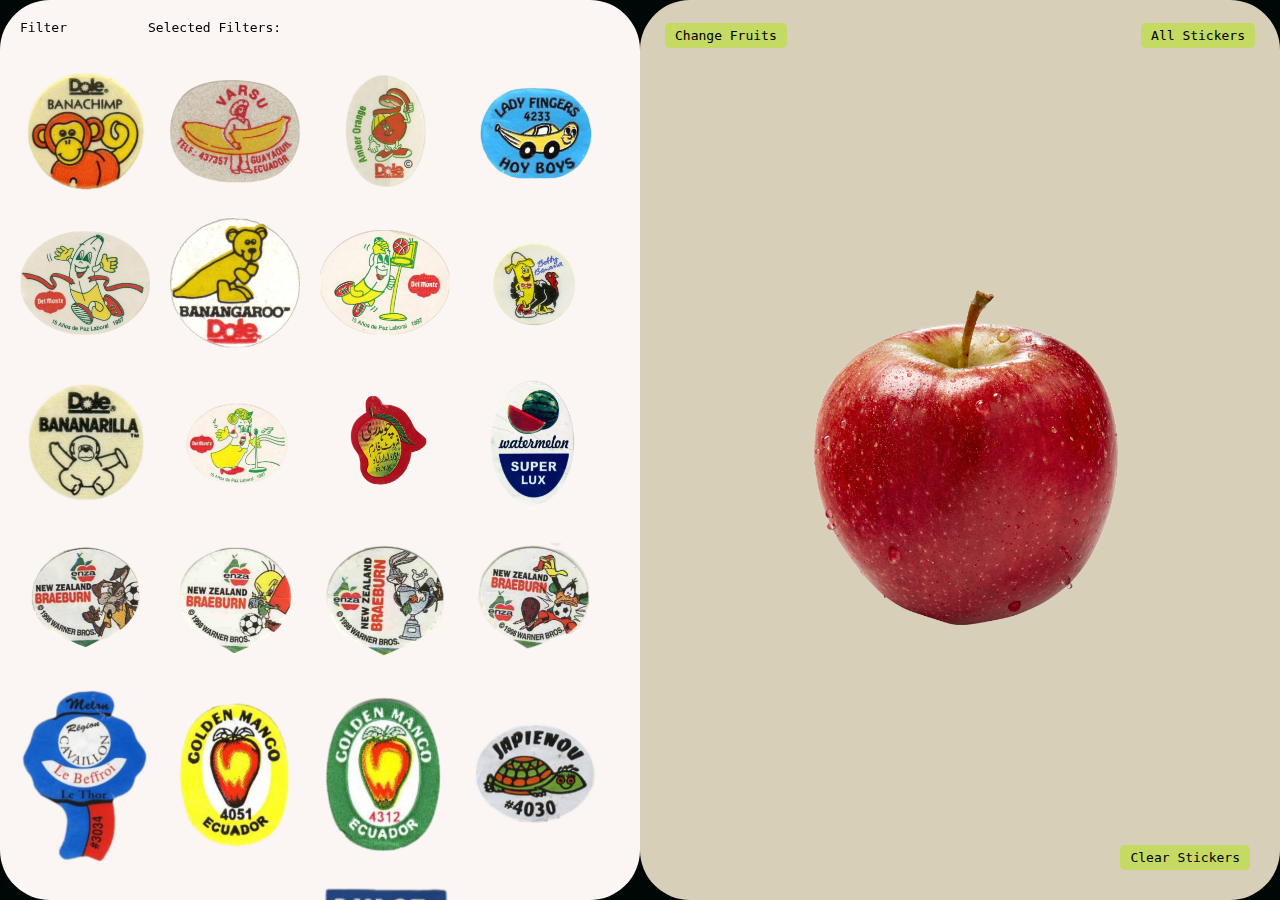
<file: index.html>
<!DOCTYPE html>
<html lang="en">
<head>
    <meta charset="UTF-8">
    <meta name="viewport" content="width=device-width, initial-scale=1.0">
    <link rel="stylesheet" href="index.css">
    <title>Apple</title>
    <script defer src="index.js"></script>
    <link rel="preconnect" href="https://fonts.googleapis.com">
    <link rel="preconnect" href="https://fonts.gstatic.com" crossorigin>
    <link href="https://fonts.googleapis.com/css2?family=Space+Grotesk:wght@300..700&family=Ubuntu+Mono:ital,wght@0,400;0,700;1,400;1,700&display=swap" rel="stylesheet">

    <title>Document</title>
</head>
<body>


    <div class="left-top-corner">
        <div class="filter-dropdown">
            <span id="filter-btn">Filter</span>
            <div id="filter-content" class="filter-content">
              
                <div class="filter-item" data-category="color">Color
                    <span class="toggle-sub-filter">+</span>
                    <div class="sub-filter" style="display: none;">
                        <div data-value="Blue">Blue</div>
                        <div data-value="White">White</div>
                        <div data-value="Yellow">Yellow</div>
                        <div data-value="Red">Red</div>
                        <div data-value="Green">Green</div>
                        <div data-value="Black">Black</div>
                    </div>
                </div>
                <!-- Fruit Name -->
                <div class="filter-item" data-category="fruit-name">Fruit Name
                    <span class="toggle-sub-filter">+</span>
                    <div class="sub-filter" style="display: none;">
                        <div data-value="Banana">Banana</div>
                        <div data-value="Apple">Apple</div>
                        <div data-value="Mango">Mango</div>
                        <div data-value="Watermelon">Watermelon</div>
                        <div data-value="Orange">Orange</div>
                        <div data-value="Kiwi">Kiwi</div>
                        <div data-value="Pineapple">Pineapple</div>
                        <div data-value="Blueberry">Blueberry</div>
                    </div>
                </div>
                <!-- Botanical Classification -->
                <div class="filter-item" data-category="botanical">Botanical Classification
                    <span class="toggle-sub-filter">+</span>
                    <div class="sub-filter" style="display: none;">
                        <div data-value="Berries">Berries</div>
                        <div data-value="Pomes">Pomes</div>
                        <div data-value="Stone Fruits">Stone Fruits</div>
                        <div data-value="Melons">Melons</div>
                        <div data-value="Citrus Fruits">Citrus Fruits</div>
                    </div>
                </div>
            
                <!-- Shape -->
                <div class="filter-item" data-category="shape">Shape
                    <span class="toggle-sub-filter">+</span>
                    <div class="sub-filter" style="display: none;">
                        <div data-value="Oval">Oval</div>
                        <div data-value="Circle">Circle</div>
                        <div data-value="Square">Square</div>
                        <div data-value="Irregular">Irregular</div>
                    </div>
                </div>
                <!-- Country -->
                <div class="filter-item" data-category="country">Country
                    <span class="toggle-sub-filter">+</span>
                    <div class="sub-filter" style="display: none;">
                        <div data-value="Ecuador">Ecuador</div>
                        <div data-value="Australia">Australia</div>
                        <div data-value="Costa Rica">Costa Rica</div>
                        <div data-value="China">China</div>
                        <div data-value="USA">USA</div>
                        <div data-value="Pakistan">Pakistan</div>
                        <div data-value="New Zealand">New Zealand</div>
                        <div data-value="France">France</div>
                        <div data-value="Turkey">Turkey</div>
                        <div data-value="Germany">Germany</div>
                        <div data-value="Panama">Panama</div>
                        <div data-value="Spain">Spain</div>
                        <div data-value="Chile">Chile</div>
                    </div>
                </div>
            </div>
        </div>
    </div>


  <div class="selected-filters">
    <p>Selected Filters:</p>
    <ul id="selected-filters-list">
       
    </ul>
</div>

    <div class="container">
        <div class="left-side">
            <div class="sticker-grid">

                <img src="pic/1.PNG" alt="Sticker 1" 
                data-color="White" 
                data-fruit-name="Banana" 
                data-botanical-classification="Berries" 
                data-shape="Oval" 
                data-company="Dole"
                data-country="Ecuador" id="sticker1" draggable="true">

        <img src="pic/2.PNG" alt="Sticker 2" id="sticker2" 
                data-color="White" 
                data-fruit-name="Banana" 
                data-botanical-classification="Berries" 
                data-shape="Oval" 
                data-company="VARSU"
                data-country="Ecuador"
                draggable="true">

                
        <img src="pic/3.PNG" alt="Sticker 3" id="sticker3" 
        data-color="White" 
        data-fruit-name="Apple" 
        data-botanical-classification="Pomes" 
        data-shape="Oval" 
        data-company="Dole"
        data-country="Germany"
        draggable="true">

        <img src="pic/4.PNG" alt="Sticker 4" 
        data-color="Blue" 
        data-fruit-name="Banana" 
        data-botanical-classification="Berries" 
        data-shape="Oval" 
        data-company="LadyFingers"
        data-country="Australia"
        id="sticker4" draggable="true">


        <img src="pic/5.PNG" alt="Sticker 5" 
        data-color="White" 
        data-fruit-name="Banana" 
        data-botanical-classification="Berries" 
        data-shape="Oval" 
        data-company="DelMonte"
        data-country="Costa Rica"
        id="sticker5" draggable="true">

        <img src="pic/6.PNG" alt="Sticker 6" 
        data-color="White" 
        data-fruit-name="Banana" 
        data-botanical-classification="Berries" 
        data-shape="Oval" 
        data-company="Dole"
        data-country="Ecuador"
        id="sticker6" draggable="true">


        <img src="pic/7.PNG" alt="Sticker 7" 
        data-color="White" 
        data-fruit-name="Banana" 
        data-botanical-classification="Berries" 
        data-shape="Oval" 
        data-company="Dole"
        data-country="Ecuador"
        id="sticker7" draggable="true">
        
        <img src="pic/8.PNG" alt="Sticker 8" 
        data-color="White" 
        data-fruit-name="Banana" 
        data-botanical-classification="Berries" 
        data-shape="Oval" 
        data-company="Dole"
        data-country="Circle"
        id="sticker8" draggable="true">


        <img src="pic/9.PNG" alt="Sticker 9"
        data-color="Yellow" 
        data-fruit-name="Banana" 
        data-botanical-classification="Berries" 
        data-shape="Oval" 
        data-company="Dole"
        data-country="Ecuador"
        id="sticker9" draggable="true">
        
        <img src="pic/10.PNG" alt="Sticker 10" 
        data-color="White" 
        data-fruit-name="Banana" 
        data-botanical-classification="Berries" 
        data-shape="Oval" 
        data-company="Dole"
        data-country="Ecuador"
        id="sticker10" draggable="true">

        <img src="pic/11.PNG" alt="Sticker 11" 
        data-color="Red" 
        data-fruit-name="Mango" 
        data-botanical-classification="Stone Fruits" 
        data-shape="Irregular" 
        data-company="RYKMangoes"
        data-country="Pakistan"
        id="sticker11" draggable="true">

        <img src="pic/12.PNG" alt="Sticker 12" 
        data-color="Blue" 
        data-fruit-name="Watermelon" 
        data-botanical-classification="Melons" 
        data-shape="Oval" 
        data-company="SuperLux"
        data-country="Iran"
        id="sticker12" draggable="true">


        <img src="pic/13.PNG" alt="Sticker 13" 
        data-color="White" 
        data-fruit-name="Apple" 
        data-botanical-classification="Pomes" 
        data-shape="Circle" 
        data-company="Enza"
        data-country="New Zealand"
        id="sticker13" draggable="true">


        <img src="pic/14.PNG" alt="Sticker 14" 
        data-color="White" 
        data-fruit-name="Apple" 
        data-botanical-classification="Pomes" 
        data-shape="Circle" 
        data-company="Enza"
        data-country="New Zealand"
        id="sticker14" draggable="true">

        <img src="pic/15.PNG" alt="Sticker 15" 
        data-color="White" 
        data-fruit-name="Apple" 
        data-botanical-classification="Pomes" 
        data-shape="Circle" 
        data-company="Enza"
        data-country="New Zealand"
        id="sticker15" draggable="true">

        <img src="pic/16.PNG" alt="Sticker 16" 
        data-color="White" 
        data-fruit-name="Apple" 
        data-botanical-classification="Pomes" 
        data-shape="Circle" 
        data-company="Enza"
        data-country="New Zealand"
        id="sticker16" draggable="true">

        <img src="pic/17.PNG" alt="Sticker 19" 
        data-color="Blue" 
        data-fruit-name="Melon" 
        data-botanical-classification="Melons" 
        data-shape="Irregular" 
        data-company="Le Beffroi        "
        data-country="France"
        id="sticker17" draggable="true">

        <img src="pic/18.PNG" alt="Sticker 17"
        data-color="Yellow" 
        data-fruit-name="Mango" 
        data-botanical-classification="Stone Fruits" 
        data-shape="Oval" 
        data-company="GOLDEN MANGO        "
        data-country="Ecuador"
        id="sticker18" draggable="true">

        <img src="pic/19.PNG" alt="Sticker 18" 
        data-color="Green" 
        data-fruit-name="Mango" 
        data-botanical-classification="Stone Fruits" 
        data-shape="Oval" 
        data-company="GOLDEN MANGO        "
        data-country="Ecuador"
        id="sticker19" draggable="true">


        <img src="pic/20.PNG" alt="Sticker 20" 
        data-color="White" 
        data-fruit-name="Kiwi" 
        data-botanical-classification="Berries" 
        data-shape="Oval" 
        data-company="JAPIENOU"
        data-country="France"
        id="sticker20" draggable="true">

        <img src="pic/21.PNG" alt="Sticker 21" 
        data-color="Blue" 
        data-fruit-name="Apple" 
        data-botanical-classification="Pomes" 
        data-shape="Oval" 
        data-company="五星牌"
        data-country="China"
        id="sticker21" draggable="true">


        <img src="pic/22.PNG" alt="Sticker 22"
        data-color="White" 
        data-fruit-name="Apple" 
        data-botanical-classification="Pomes" 
        data-shape="Oval" 
        data-company="五星牌"
        data-country="China"
        id="sticker22" draggable="true">

        <img src="pic/23.PNG" alt="Sticker 23" 
        data-color="Yellow" 
        data-fruit-name="Pineapple" 
        data-botanical-classification="Berries" 
        data-shape="Square" 
        data-company="DULCE 1 (One)"
        data-country="Costa Rica"
        id="sticker23" draggable="true">


        <img src="pic/24.PNG" alt="Sticker 24" 
        data-color="Blue" 
        data-fruit-name="Pineapple" 
        data-botanical-classification="Berries" 
        data-shape="Square" 
        data-company="Tropical Sweet"
        data-country="Costa Rica"
        id="sticker24" draggable="true">


        <img src="pic/25.PNG" alt="Sticker 25"
        data-color="Yellow" 
        data-fruit-name="Mango" 
        data-botanical-classification="Stone Fruits" 
        data-shape="Circle" 
        data-company="Dole"
        data-country="USA"
        id="sticker25" draggable="true">


        <img src="pic/26.PNG" alt="Sticker 26"
        data-color="Yellow" 
        data-fruit-name="Pineapple" 
        data-botanical-classification="Berries" 
        data-shape="Circle" 
        data-company="Dole"
        data-country="USA"
        id="sticker26" draggable="true">


        <img src="pic/27.PNG" alt="Sticker 27" 
        data-color="Yellow" 
        data-fruit-name="Orange" 
        data-botanical-classification="Citrus Fruits" 
        data-shape="Circle" 
        data-company="Dole"
        data-country="USA"
        id="sticker27" draggable="true">


        <img src="pic/28.PNG" alt="Sticker 28" 
        data-color="Yellow" 
        data-fruit-name="Pineapple" 
        data-botanical-classification="Berries" 
        data-shape="Circle" 
        data-company="Dole"
        data-country="USA"
        id="sticker28" draggable="true">


        <img src="pic/29.PNG" alt="Sticker 29" 
        data-color="Yellow" 
        data-fruit-name="Pineapple" 
        data-botanical-classification="Berries" 
        data-shape="Circle" 
        data-company="Dole"
        data-country="USA"
        id="sticker29" draggable="true">

        <img src="pic/30.PNG" alt="Sticker 30" 
        data-color="Green" 
        data-fruit-name="Kiwi" 
        data-botanical-classification="Berries" 
        data-shape="Circle" 
        data-company="Dole"
        data-country="USA"
        id="sticker30" draggable="true">

        <img src="pic/31.PNG" alt="Sticker 31"
        data-color="White" 
        data-fruit-name="Pineapple" 
        data-botanical-classification="Berries" 
        data-shape="Oval" 
        data-company="Exotic Fruit Inc."
        data-country="Panama"
        id="sticker31" draggable="true">

        <img src="pic/32.PNG" alt="Sticker 32" 
        data-color="Blue" 
        data-fruit-name="Orange" 
        data-botanical-classification="Citrus Fruits" 
        data-shape="Oval" 
        data-company="SERGIO"
        data-country="Spain"
        id="sticker32" draggable="true">

        <img src="pic/33.PNG" alt="Sticker 33" 
        data-color="Blue" 
        data-fruit-name="Orange" 
        data-botanical-classification="Citrus Fruits" 
        data-shape="Square" 
        data-company="Bru Bru"
        data-country="Spain"
        id="sticker33" draggable="true">


        <img src="pic/34.PNG" alt="Sticker 34" 
        data-color="Yellow" 
        data-fruit-name="Pineapple" 
        data-botanical-classification="Berries" 
        data-shape="Square" 
        data-company="Dole"
        data-country="Ecuador"
        id="sticker34" draggable="true">

        <img src="pic/35.JPG" alt="Sticker 35" 
        data-color="Blue" 
        data-fruit-name="Pineapple" 
        data-botanical-classification="Berries" 
        data-shape="Square" 
        data-company="Tropical Paradise"
        data-country="Costa Rica"
        id="sticker35" draggable="true">

        <img src="pic/36.PNG" alt="Sticker 36" 
        data-color="Yellow" 
        data-fruit-name="Pineapple" 
        data-botanical-classification="Berries" 
        data-shape="Irregular" 
        data-company="Del Monte"
        data-country="USA"
        id="sticker36" draggable="true">

        <img src="pic/37.PNG" alt="Sticker 37" 
        data-color="White" 
        data-fruit-name="Pineapple" 
        data-botanical-classification="Berries" 
        data-shape="Square" 
        data-company="DUSAL"
        data-country="Ecuador"
        id="sticker37" draggable="true">

        <img src="pic/38.PNG" alt="Sticker 38" 
        data-color="Green" 
        data-fruit-name="Kiwi" 
        data-botanical-classification="Berries" 
        data-shape="Square" 
        data-company="Cabana"
        data-country="Chile"
        id="sticker38" draggable="true">

        <img src="pic/39.PNG" alt="Sticker 39" 
        data-color="Blue" 
        data-fruit-name="Pineapple" 
        data-botanical-classification="Berries" 
        data-shape="Oval" 
        data-company="SANTA MARIA"
        data-country="Costa Rica"
        id="sticker39" draggable="true">

        <img src="pic/40.PNG" alt="Sticker 40" 
        data-color="White" 
        data-fruit-name="Banana" 
        data-botanical-classification="Berries" 
        data-shape="Oval" 
        data-company="Linda"
        data-country="Ecuador"
        id="sticker40" draggable="true">

        <img src="pic/41.PNG" alt="Sticker 41" 
        data-color="Green" 
        data-fruit-name="Kiwi" 
        data-botanical-classification="Berries" 
        data-shape="Square" 
        data-company="Zespri"
        data-country="New Zealand"
        id="sticker41" draggable="true">

        <img src="pic/42.PNG" alt="Sticker 42" 
        data-color="White" 
        data-fruit-name="Banana" 
        data-botanical-classification="Berries" 
        data-shape="Oval" 
        data-company="Linda"
        data-country="Ecuador"
        id="sticker42" draggable="true">

        <img src="pic/43.PNG" alt="Sticker 43" 
        data-color="Yellow" 
        data-fruit-name="Watermelon" 
        data-botanical-classification="Melons" 
        data-shape="Oval" 
        data-company="Johnson Brand"
        data-country="USA"
        id="sticker43" draggable="true">

        <img src="pic/44.PNG" alt="Sticker 44" 
        data-color="White" 
        data-fruit-name="Apple" 
        data-botanical-classification="Pomes" 
        data-shape="Oval" 
        data-company="Dole"
        data-country="Germany"
        id="sticker44" draggable="true">

        <img src="pic/45.PNG" alt="Sticker 45" 
        data-color="Yellow" 
        data-fruit-name="Kiwi" 
        data-botanical-classification="Berries" 
        data-shape="Oval" 
        data-company="Zafer"
        data-country="Turkey"
        id="sticker45" draggable="true">

        <img src="pic/46.PNG" alt="Sticker 46" 
        data-color="Black" 
        data-fruit-name="Banana" 
        data-botanical-classification="Berries" 
        data-shape="Oval" 
        data-company="The Family Farm"
        data-country="USA"
        id="sticker46" draggable="true">

        <img src="pic/47.PNG" alt="Sticker 47" 
        data-color="Green" 
        data-fruit-name="BlueBerry" 
        data-botanical-classification="Berries" 
        data-shape="Square" 
        data-company="TOP CROP"
        data-country="USA"
        id="sticker47" draggable="true">
        
        <img src="pic/48.PNG" alt="Sticker 48" 
        data-color="Green" 
        data-fruit-name="Orange" 
        data-botanical-classification="Citrus Fruits" 
        data-shape="Oval" 
        data-company="香妃"
        data-country="China"
        id="sticker48" draggable="true">

        <img src="pic/49.PNG" alt="Sticker 49" 
        data-color="Blue" 
        data-fruit-name="Orange" 
        data-botanical-classification="Citrus Fruits" 
        data-shape="Oval" 
        data-company="Kinnow Mandarin"
        data-country="Pakistan"
        id="sticker49" draggable="true">

        <img src="pic/50.PNG" alt="Sticker 50" 
        data-color="Yellow" 
        data-fruit-name="Kiwi" 
        data-botanical-classification="Berries" 
        data-shape="Irregular" 
        data-company="万人猕"
        data-country="China"
        id="sticker50" draggable="true">

        <img src="pic/51.PNG" alt="Sticker 51" 
        data-color="Red" 
        data-fruit-name="Mango" 
        data-botanical-classification="Stone Fruits" 
        data-shape="Oval" 
        data-company="小崔水仙芒"
        data-country="China"
        id="sticker51" draggable="true">

        <img src="pic/52.PNG" alt="Sticker 52" 
        data-color="Green" 
        data-fruit-name="Orange" 
        data-botanical-classification="Citrus Fruits" 
        data-shape="Irregular" 
        data-company="JX"
        data-country="China"
        id="sticker52" draggable="true">

        <img src="pic/53.PNG" alt="Sticker 53" 
        data-color="White" 
        data-fruit-name="Banana" 
        data-botanical-classification="Berries" 
        data-shape="Irregular" 
        data-company="华伟"
        data-country="China"
        id="sticker53" draggable="true">

        <img src="pic/54.PNG" alt="Sticker 54" 
        data-color="Blue" 
        data-fruit-name="Watermelon" 
        data-botanical-classification="Melons" 
        data-shape="Oval" 
        data-company="星民"
        data-country="China"
        id="sticker54" draggable="true">


    </div>
</div>
    <div class="right-side">
        <button id="all-stickers-btn" onclick="window.location.href='page2.html';">All Stickers</button>
        <button id="all-stickers" onclick="window.location.href='cho.html';">Change Fruits</button>
        <button id="clear-stickers">Clear Stickers</button>
        <img src="1/Apple.png" alt="Apple" class="apple-image">


        <!-- <div class="color-circles">
            <div class="circle" style="background-color: red;" data-img="1/Apple.png"></div>
            <div class="circle" style="background-color: orange;" data-img="1/Banana.png"></div> -->

        </div>
    </div>

</div>
</div>
    

</body>
</html>
</file>
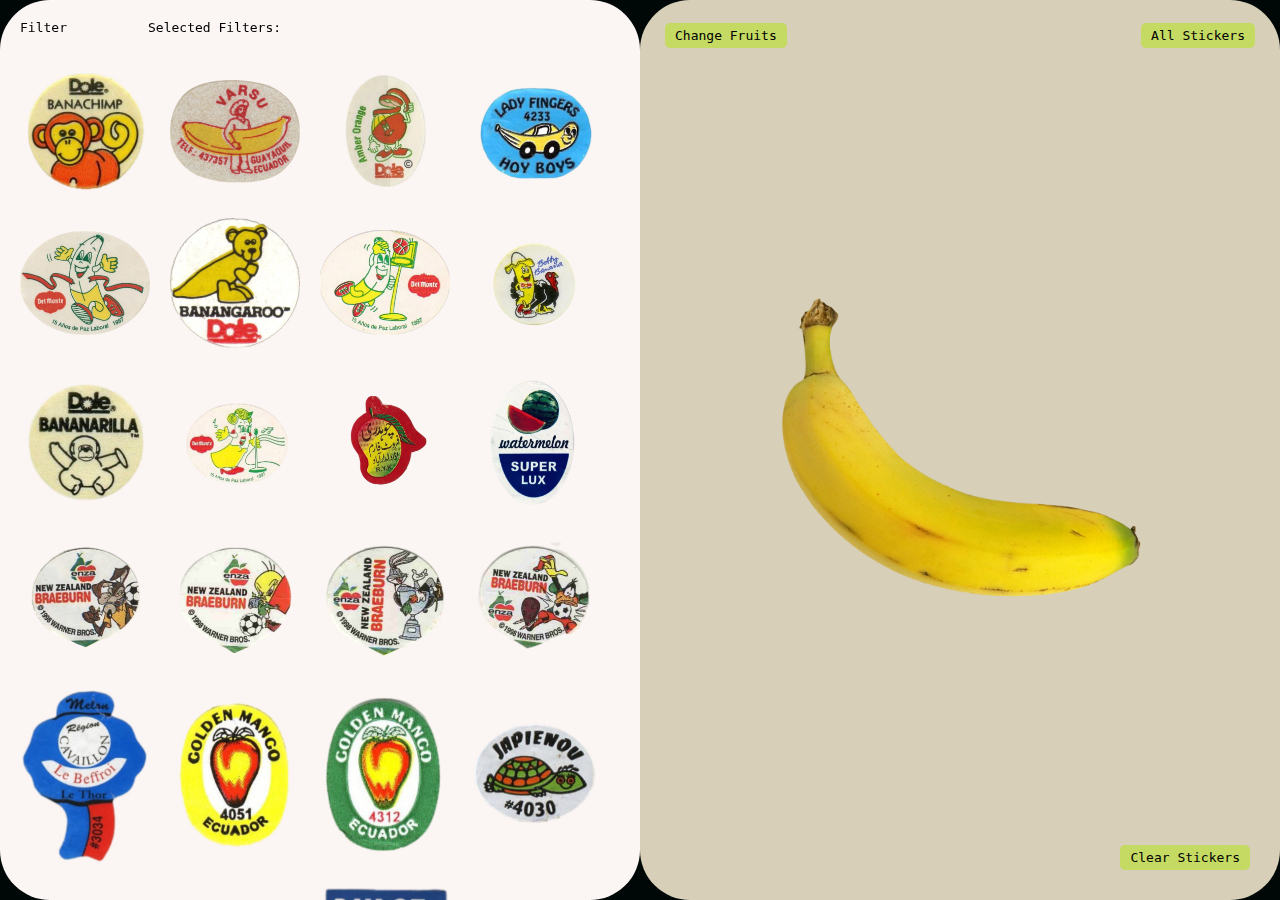
<file: banana.html>
<!DOCTYPE html>
<html lang="en">
<head>
    <meta charset="UTF-8">
    <meta name="viewport" content="width=device-width, initial-scale=1.0">
    <link rel="stylesheet" href="index.css">
    <title>Banana</title>
    <script defer src="index.js"></script>
    <link rel="preconnect" href="https://fonts.googleapis.com">
    <link rel="preconnect" href="https://fonts.gstatic.com" crossorigin>
    <link href="https://fonts.googleapis.com/css2?family=Space+Grotesk:wght@300..700&family=Ubuntu+Mono:ital,wght@0,400;0,700;1,400;1,700&display=swap" rel="stylesheet">

    <title>Document</title>
</head>
<body>


    <div class="left-top-corner">
        <div class="filter-dropdown">
            <span id="filter-btn">Filter</span>
            <div id="filter-content" class="filter-content">
              
                <div class="filter-item" data-category="color">Color
                    <span class="toggle-sub-filter">+</span>
                    <div class="sub-filter" style="display: none;">
                        <div data-value="Blue">Blue</div>
                        <div data-value="White">White</div>
                        <div data-value="Yellow">Yellow</div>
                        <div data-value="Red">Red</div>
                        <div data-value="Green">Green</div>
                        <div data-value="Black">Black</div>
                    </div>
                </div>
                <!-- Fruit Name -->
                <div class="filter-item" data-category="fruit-name">Fruit Name
                    <span class="toggle-sub-filter">+</span>
                    <div class="sub-filter" style="display: none;">
                        <div data-value="Banana">Banana</div>
                        <div data-value="Apple">Apple</div>
                        <div data-value="Mango">Mango</div>
                        <div data-value="Watermelon">Watermelon</div>
                        <div data-value="Orange">Orange</div>
                        <div data-value="Kiwi">Kiwi</div>
                        <div data-value="Pineapple">Pineapple</div>
                        <div data-value="Blueberry">Blueberry</div>
                    </div>
                </div>
                <!-- Botanical Classification -->
                <div class="filter-item" data-category="botanical">Botanical Classification
                    <span class="toggle-sub-filter">+</span>
                    <div class="sub-filter" style="display: none;">
                        <div data-value="Berries">Berries</div>
                        <div data-value="Pomes">Pomes</div>
                        <div data-value="Stone Fruits">Stone Fruits</div>
                        <div data-value="Melons">Melons</div>
                        <div data-value="Citrus Fruits">Citrus Fruits</div>
                    </div>
                </div>
            
                <!-- Shape -->
                <div class="filter-item" data-category="shape">Shape
                    <span class="toggle-sub-filter">+</span>
                    <div class="sub-filter" style="display: none;">
                        <div data-value="Oval">Oval</div>
                        <div data-value="Circle">Circle</div>
                        <div data-value="Square">Square</div>
                        <div data-value="Irregular">Irregular</div>
                    </div>
                </div>
                <!-- Country -->
                <div class="filter-item" data-category="country">Country
                    <span class="toggle-sub-filter">+</span>
                    <div class="sub-filter" style="display: none;">
                        <div data-value="Ecuador">Ecuador</div>
                        <div data-value="Australia">Australia</div>
                        <div data-value="Costa Rica">Costa Rica</div>
                        <div data-value="China">China</div>
                        <div data-value="USA">USA</div>
                        <div data-value="Pakistan">Pakistan</div>
                        <div data-value="New Zealand">New Zealand</div>
                        <div data-value="France">France</div>
                        <div data-value="Turkey">Turkey</div>
                        <div data-value="Germany">Germany</div>
                        <div data-value="Panama">Panama</div>
                        <div data-value="Spain">Spain</div>
                        <div data-value="Chile">Chile</div>
                    </div>
                </div>
            </div>
        </div>
    </div>


  <div class="selected-filters">
    <p>Selected Filters:</p>
    <ul id="selected-filters-list">
       
    </ul>
</div>

    <div class="container">
        <div class="left-side">
            <div class="sticker-grid">

                <img src="pic/1.PNG" alt="Sticker 1" 
                data-color="White" 
                data-fruit-name="Banana" 
                data-botanical-classification="Berries" 
                data-shape="Oval" 
                data-company="Dole"
                data-country="Ecuador" id="sticker1" draggable="true">

        <img src="pic/2.PNG" alt="Sticker 2" id="sticker2" 
                data-color="White" 
                data-fruit-name="Banana" 
                data-botanical-classification="Berries" 
                data-shape="Oval" 
                data-company="VARSU"
                data-country="Ecuador"
                draggable="true">

                
        <img src="pic/3.PNG" alt="Sticker 3" id="sticker3" 
        data-color="White" 
        data-fruit-name="Apple" 
        data-botanical-classification="Pomes" 
        data-shape="Oval" 
        data-company="Dole"
        data-country="Germany"
        draggable="true">

        <img src="pic/4.PNG" alt="Sticker 4" 
        data-color="Blue" 
        data-fruit-name="Banana" 
        data-botanical-classification="Berries" 
        data-shape="Oval" 
        data-company="LadyFingers"
        data-country="Australia"
        id="sticker4" draggable="true">


        <img src="pic/5.PNG" alt="Sticker 5" 
        data-color="White" 
        data-fruit-name="Banana" 
        data-botanical-classification="Berries" 
        data-shape="Oval" 
        data-company="DelMonte"
        data-country="Costa Rica"
        id="sticker5" draggable="true">

        <img src="pic/6.PNG" alt="Sticker 6" 
        data-color="White" 
        data-fruit-name="Banana" 
        data-botanical-classification="Berries" 
        data-shape="Oval" 
        data-company="Dole"
        data-country="Ecuador"
        id="sticker6" draggable="true">


        <img src="pic/7.PNG" alt="Sticker 7" 
        data-color="White" 
        data-fruit-name="Banana" 
        data-botanical-classification="Berries" 
        data-shape="Oval" 
        data-company="Dole"
        data-country="Ecuador"
        id="sticker7" draggable="true">
        
        <img src="pic/8.PNG" alt="Sticker 8" 
        data-color="White" 
        data-fruit-name="Banana" 
        data-botanical-classification="Berries" 
        data-shape="Oval" 
        data-company="Dole"
        data-country="Circle"
        id="sticker8" draggable="true">


        <img src="pic/9.PNG" alt="Sticker 9"
        data-color="Yellow" 
        data-fruit-name="Banana" 
        data-botanical-classification="Berries" 
        data-shape="Oval" 
        data-company="Dole"
        data-country="Ecuador"
        id="sticker9" draggable="true">
        
        <img src="pic/10.PNG" alt="Sticker 10" 
        data-color="White" 
        data-fruit-name="Banana" 
        data-botanical-classification="Berries" 
        data-shape="Oval" 
        data-company="Dole"
        data-country="Ecuador"
        id="sticker10" draggable="true">

        <img src="pic/11.PNG" alt="Sticker 11" 
        data-color="Red" 
        data-fruit-name="Mango" 
        data-botanical-classification="Stone Fruits" 
        data-shape="Irregular" 
        data-company="RYKMangoes"
        data-country="Pakistan"
        id="sticker11" draggable="true">

        <img src="pic/12.PNG" alt="Sticker 12" 
        data-color="Blue" 
        data-fruit-name="Watermelon" 
        data-botanical-classification="Melons" 
        data-shape="Oval" 
        data-company="SuperLux"
        data-country="Iran"
        id="sticker12" draggable="true">


        <img src="pic/13.PNG" alt="Sticker 13" 
        data-color="White" 
        data-fruit-name="Apple" 
        data-botanical-classification="Pomes" 
        data-shape="Circle" 
        data-company="Enza"
        data-country="New Zealand"
        id="sticker13" draggable="true">


        <img src="pic/14.PNG" alt="Sticker 14" 
        data-color="White" 
        data-fruit-name="Apple" 
        data-botanical-classification="Pomes" 
        data-shape="Circle" 
        data-company="Enza"
        data-country="New Zealand"
        id="sticker14" draggable="true">

        <img src="pic/15.PNG" alt="Sticker 15" 
        data-color="White" 
        data-fruit-name="Apple" 
        data-botanical-classification="Pomes" 
        data-shape="Circle" 
        data-company="Enza"
        data-country="New Zealand"
        id="sticker15" draggable="true">

        <img src="pic/16.PNG" alt="Sticker 16" 
        data-color="White" 
        data-fruit-name="Apple" 
        data-botanical-classification="Pomes" 
        data-shape="Circle" 
        data-company="Enza"
        data-country="New Zealand"
        id="sticker16" draggable="true">

        <img src="pic/17.PNG" alt="Sticker 19" 
        data-color="Blue" 
        data-fruit-name="Melon" 
        data-botanical-classification="Melons" 
        data-shape="Irregular" 
        data-company="Le Beffroi        "
        data-country="France"
        id="sticker17" draggable="true">

        <img src="pic/18.PNG" alt="Sticker 17"
        data-color="Yellow" 
        data-fruit-name="Mango" 
        data-botanical-classification="Stone Fruits" 
        data-shape="Oval" 
        data-company="GOLDEN MANGO        "
        data-country="Ecuador"
        id="sticker18" draggable="true">

        <img src="pic/19.PNG" alt="Sticker 18" 
        data-color="Green" 
        data-fruit-name="Mango" 
        data-botanical-classification="Stone Fruits" 
        data-shape="Oval" 
        data-company="GOLDEN MANGO        "
        data-country="Ecuador"
        id="sticker19" draggable="true">


        <img src="pic/20.PNG" alt="Sticker 20" 
        data-color="White" 
        data-fruit-name="Kiwi" 
        data-botanical-classification="Berries" 
        data-shape="Oval" 
        data-company="JAPIENOU"
        data-country="France"
        id="sticker20" draggable="true">

        <img src="pic/21.PNG" alt="Sticker 21" 
        data-color="Blue" 
        data-fruit-name="Apple" 
        data-botanical-classification="Pomes" 
        data-shape="Oval" 
        data-company="五星牌"
        data-country="China"
        id="sticker21" draggable="true">


        <img src="pic/22.PNG" alt="Sticker 22"
        data-color="White" 
        data-fruit-name="Apple" 
        data-botanical-classification="Pomes" 
        data-shape="Oval" 
        data-company="五星牌"
        data-country="China"
        id="sticker22" draggable="true">

        <img src="pic/23.PNG" alt="Sticker 23" 
        data-color="Yellow" 
        data-fruit-name="Pineapple" 
        data-botanical-classification="Berries" 
        data-shape="Square" 
        data-company="DULCE 1 (One)"
        data-country="Costa Rica"
        id="sticker23" draggable="true">


        <img src="pic/24.PNG" alt="Sticker 24" 
        data-color="Blue" 
        data-fruit-name="Pineapple" 
        data-botanical-classification="Berries" 
        data-shape="Square" 
        data-company="Tropical Sweet"
        data-country="Costa Rica"
        id="sticker24" draggable="true">


        <img src="pic/25.PNG" alt="Sticker 25"
        data-color="Yellow" 
        data-fruit-name="Mango" 
        data-botanical-classification="Stone Fruits" 
        data-shape="Circle" 
        data-company="Dole"
        data-country="USA"
        id="sticker25" draggable="true">


        <img src="pic/26.PNG" alt="Sticker 26"
        data-color="Yellow" 
        data-fruit-name="Pineapple" 
        data-botanical-classification="Berries" 
        data-shape="Circle" 
        data-company="Dole"
        data-country="USA"
        id="sticker26" draggable="true">


        <img src="pic/27.PNG" alt="Sticker 27" 
        data-color="Yellow" 
        data-fruit-name="Orange" 
        data-botanical-classification="Citrus Fruits" 
        data-shape="Circle" 
        data-company="Dole"
        data-country="USA"
        id="sticker27" draggable="true">


        <img src="pic/28.PNG" alt="Sticker 28" 
        data-color="Yellow" 
        data-fruit-name="Pineapple" 
        data-botanical-classification="Berries" 
        data-shape="Circle" 
        data-company="Dole"
        data-country="USA"
        id="sticker28" draggable="true">


        <img src="pic/29.PNG" alt="Sticker 29" 
        data-color="Yellow" 
        data-fruit-name="Pineapple" 
        data-botanical-classification="Berries" 
        data-shape="Circle" 
        data-company="Dole"
        data-country="USA"
        id="sticker29" draggable="true">

        <img src="pic/30.PNG" alt="Sticker 30" 
        data-color="Green" 
        data-fruit-name="Kiwi" 
        data-botanical-classification="Berries" 
        data-shape="Circle" 
        data-company="Dole"
        data-country="USA"
        id="sticker30" draggable="true">

        <img src="pic/31.PNG" alt="Sticker 31"
        data-color="White" 
        data-fruit-name="Pineapple" 
        data-botanical-classification="Berries" 
        data-shape="Oval" 
        data-company="Exotic Fruit Inc."
        data-country="Panama"
        id="sticker31" draggable="true">

        <img src="pic/32.PNG" alt="Sticker 32" 
        data-color="Blue" 
        data-fruit-name="Orange" 
        data-botanical-classification="Citrus Fruits" 
        data-shape="Oval" 
        data-company="SERGIO"
        data-country="Spain"
        id="sticker32" draggable="true">

        <img src="pic/33.PNG" alt="Sticker 33" 
        data-color="Blue" 
        data-fruit-name="Orange" 
        data-botanical-classification="Citrus Fruits" 
        data-shape="Square" 
        data-company="Bru Bru"
        data-country="Spain"
        id="sticker33" draggable="true">


        <img src="pic/34.PNG" alt="Sticker 34" 
        data-color="Yellow" 
        data-fruit-name="Pineapple" 
        data-botanical-classification="Berries" 
        data-shape="Square" 
        data-company="Dole"
        data-country="Ecuador"
        id="sticker34" draggable="true">

        <img src="pic/35.JPG" alt="Sticker 35" 
        data-color="Blue" 
        data-fruit-name="Pineapple" 
        data-botanical-classification="Berries" 
        data-shape="Square" 
        data-company="Tropical Paradise"
        data-country="Costa Rica"
        id="sticker35" draggable="true">

        <img src="pic/36.PNG" alt="Sticker 36" 
        data-color="Yellow" 
        data-fruit-name="Pineapple" 
        data-botanical-classification="Berries" 
        data-shape="Irregular" 
        data-company="Del Monte"
        data-country="USA"
        id="sticker36" draggable="true">

        <img src="pic/37.PNG" alt="Sticker 37" 
        data-color="White" 
        data-fruit-name="Pineapple" 
        data-botanical-classification="Berries" 
        data-shape="Square" 
        data-company="DUSAL"
        data-country="Ecuador"
        id="sticker37" draggable="true">

        <img src="pic/38.PNG" alt="Sticker 38" 
        data-color="Green" 
        data-fruit-name="Kiwi" 
        data-botanical-classification="Berries" 
        data-shape="Square" 
        data-company="Cabana"
        data-country="Chile"
        id="sticker38" draggable="true">

        <img src="pic/39.PNG" alt="Sticker 39" 
        data-color="Blue" 
        data-fruit-name="Pineapple" 
        data-botanical-classification="Berries" 
        data-shape="Oval" 
        data-company="SANTA MARIA"
        data-country="Costa Rica"
        id="sticker39" draggable="true">

        <img src="pic/40.PNG" alt="Sticker 40" 
        data-color="White" 
        data-fruit-name="Banana" 
        data-botanical-classification="Berries" 
        data-shape="Oval" 
        data-company="Linda"
        data-country="Ecuador"
        id="sticker40" draggable="true">

        <img src="pic/41.PNG" alt="Sticker 41" 
        data-color="Green" 
        data-fruit-name="Kiwi" 
        data-botanical-classification="Berries" 
        data-shape="Square" 
        data-company="Zespri"
        data-country="New Zealand"
        id="sticker41" draggable="true">

        <img src="pic/42.PNG" alt="Sticker 42" 
        data-color="White" 
        data-fruit-name="Banana" 
        data-botanical-classification="Berries" 
        data-shape="Oval" 
        data-company="Linda"
        data-country="Ecuador"
        id="sticker42" draggable="true">

        <img src="pic/43.PNG" alt="Sticker 43" 
        data-color="Yellow" 
        data-fruit-name="Watermelon" 
        data-botanical-classification="Melons" 
        data-shape="Oval" 
        data-company="Johnson Brand"
        data-country="USA"
        id="sticker43" draggable="true">

        <img src="pic/44.PNG" alt="Sticker 44" 
        data-color="White" 
        data-fruit-name="Apple" 
        data-botanical-classification="Pomes" 
        data-shape="Oval" 
        data-company="Dole"
        data-country="Germany"
        id="sticker44" draggable="true">

        <img src="pic/45.PNG" alt="Sticker 45" 
        data-color="Yellow" 
        data-fruit-name="Kiwi" 
        data-botanical-classification="Berries" 
        data-shape="Oval" 
        data-company="Zafer"
        data-country="Turkey"
        id="sticker45" draggable="true">

        <img src="pic/46.PNG" alt="Sticker 46" 
        data-color="Black" 
        data-fruit-name="Banana" 
        data-botanical-classification="Berries" 
        data-shape="Oval" 
        data-company="The Family Farm"
        data-country="USA"
        id="sticker46" draggable="true">

        <img src="pic/47.PNG" alt="Sticker 47" 
        data-color="Green" 
        data-fruit-name="BlueBerry" 
        data-botanical-classification="Berries" 
        data-shape="Square" 
        data-company="TOP CROP"
        data-country="USA"
        id="sticker47" draggable="true">
        
        <img src="pic/48.PNG" alt="Sticker 48" 
        data-color="Green" 
        data-fruit-name="Orange" 
        data-botanical-classification="Citrus Fruits" 
        data-shape="Oval" 
        data-company="香妃"
        data-country="China"
        id="sticker48" draggable="true">

        <img src="pic/49.PNG" alt="Sticker 49" 
        data-color="Blue" 
        data-fruit-name="Orange" 
        data-botanical-classification="Citrus Fruits" 
        data-shape="Oval" 
        data-company="Kinnow Mandarin"
        data-country="Pakistan"
        id="sticker49" draggable="true">

        <img src="pic/50.PNG" alt="Sticker 50" 
        data-color="Yellow" 
        data-fruit-name="Kiwi" 
        data-botanical-classification="Berries" 
        data-shape="Irregular" 
        data-company="万人猕"
        data-country="China"
        id="sticker50" draggable="true">

        <img src="pic/51.PNG" alt="Sticker 51" 
        data-color="Red" 
        data-fruit-name="Mango" 
        data-botanical-classification="Stone Fruits" 
        data-shape="Oval" 
        data-company="小崔水仙芒"
        data-country="China"
        id="sticker51" draggable="true">

        <img src="pic/52.PNG" alt="Sticker 52" 
        data-color="Green" 
        data-fruit-name="Orange" 
        data-botanical-classification="Citrus Fruits" 
        data-shape="Irregular" 
        data-company="JX"
        data-country="China"
        id="sticker52" draggable="true">

        <img src="pic/53.PNG" alt="Sticker 53" 
        data-color="White" 
        data-fruit-name="Banana" 
        data-botanical-classification="Berries" 
        data-shape="Irregular" 
        data-company="华伟"
        data-country="China"
        id="sticker53" draggable="true">

        <img src="pic/54.PNG" alt="Sticker 54" 
        data-color="Blue" 
        data-fruit-name="Watermelon" 
        data-botanical-classification="Melons" 
        data-shape="Oval" 
        data-company="星民"
        data-country="China"
        id="sticker54" draggable="true">


    </div>
</div>
    <div class="right-side">
        <button id="all-stickers-btn" onclick="window.location.href='page2.html';">All Stickers</button>
        <button id="all-stickers" onclick="window.location.href='cho.html';">Change Fruits</button>
        <button id="clear-stickers">Clear Stickers</button>
        <img src="1/banana.png" alt="Apple" class="apple-image">


        <!-- <div class="color-circles">
            <div class="circle" style="background-color: red;" data-img="1/Apple.png"></div>
            <div class="circle" style="background-color: orange;" data-img="1/Banana.png"></div> -->

        </div>
    </div>

</div>
</div>
    

</body>
</html>
</file>
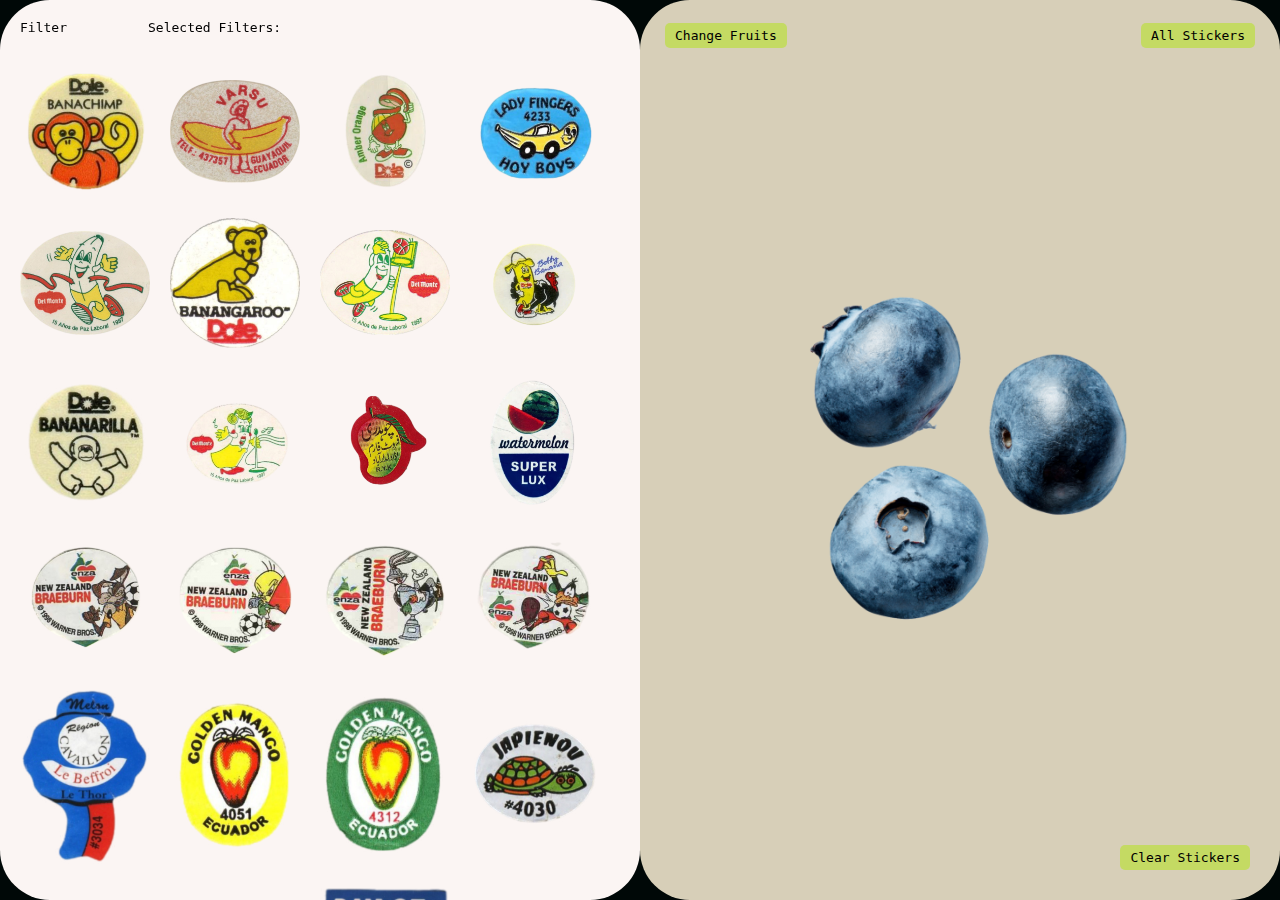
<file: blueberry.html>
<!DOCTYPE html>
<html lang="en">
<head>
    <meta charset="UTF-8">
    <meta name="viewport" content="width=device-width, initial-scale=1.0">
    <link rel="stylesheet" href="index.css">
    <script defer src="index.js"></script>
    <title>Blueberry</title>
    <link rel="preconnect" href="https://fonts.googleapis.com">
    <link rel="preconnect" href="https://fonts.gstatic.com" crossorigin>
    <link href="https://fonts.googleapis.com/css2?family=Space+Grotesk:wght@300..700&family=Ubuntu+Mono:ital,wght@0,400;0,700;1,400;1,700&display=swap" rel="stylesheet">

    <title>Document</title>
</head>
<body>


    <div class="left-top-corner">
        <div class="filter-dropdown">
            <span id="filter-btn">Filter</span>
            <div id="filter-content" class="filter-content">
              
                <div class="filter-item" data-category="color">Color
                    <span class="toggle-sub-filter">+</span>
                    <div class="sub-filter" style="display: none;">
                        <div data-value="Blue">Blue</div>
                        <div data-value="White">White</div>
                        <div data-value="Yellow">Yellow</div>
                        <div data-value="Red">Red</div>
                        <div data-value="Green">Green</div>
                        <div data-value="Black">Black</div>
                    </div>
                </div>
                <!-- Fruit Name -->
                <div class="filter-item" data-category="fruit-name">Fruit Name
                    <span class="toggle-sub-filter">+</span>
                    <div class="sub-filter" style="display: none;">
                        <div data-value="Banana">Banana</div>
                        <div data-value="Apple">Apple</div>
                        <div data-value="Mango">Mango</div>
                        <div data-value="Watermelon">Watermelon</div>
                        <div data-value="Orange">Orange</div>
                        <div data-value="Kiwi">Kiwi</div>
                        <div data-value="Pineapple">Pineapple</div>
                        <div data-value="Blueberry">Blueberry</div>
                    </div>
                </div>
                <!-- Botanical Classification -->
                <div class="filter-item" data-category="botanical">Botanical Classification
                    <span class="toggle-sub-filter">+</span>
                    <div class="sub-filter" style="display: none;">
                        <div data-value="Berries">Berries</div>
                        <div data-value="Pomes">Pomes</div>
                        <div data-value="Stone Fruits">Stone Fruits</div>
                        <div data-value="Melons">Melons</div>
                        <div data-value="Citrus Fruits">Citrus Fruits</div>
                    </div>
                </div>
            
                <!-- Shape -->
                <div class="filter-item" data-category="shape">Shape
                    <span class="toggle-sub-filter">+</span>
                    <div class="sub-filter" style="display: none;">
                        <div data-value="Oval">Oval</div>
                        <div data-value="Circle">Circle</div>
                        <div data-value="Square">Square</div>
                        <div data-value="Irregular">Irregular</div>
                    </div>
                </div>
                <!-- Country -->
                <div class="filter-item" data-category="country">Country
                    <span class="toggle-sub-filter">+</span>
                    <div class="sub-filter" style="display: none;">
                        <div data-value="Ecuador">Ecuador</div>
                        <div data-value="Australia">Australia</div>
                        <div data-value="Costa Rica">Costa Rica</div>
                        <div data-value="China">China</div>
                        <div data-value="USA">USA</div>
                        <div data-value="Pakistan">Pakistan</div>
                        <div data-value="New Zealand">New Zealand</div>
                        <div data-value="France">France</div>
                        <div data-value="Turkey">Turkey</div>
                        <div data-value="Germany">Germany</div>
                        <div data-value="Panama">Panama</div>
                        <div data-value="Spain">Spain</div>
                        <div data-value="Chile">Chile</div>
                    </div>
                </div>
            </div>
        </div>
    </div>


  <div class="selected-filters">
    <p>Selected Filters:</p>
    <ul id="selected-filters-list">
       
    </ul>
</div>

    <div class="container">
        <div class="left-side">
            <div class="sticker-grid">

                <img src="pic/1.PNG" alt="Sticker 1" 
                data-color="White" 
                data-fruit-name="Banana" 
                data-botanical-classification="Berries" 
                data-shape="Oval" 
                data-company="Dole"
                data-country="Ecuador" id="sticker1" draggable="true">

        <img src="pic/2.PNG" alt="Sticker 2" id="sticker2" 
                data-color="White" 
                data-fruit-name="Banana" 
                data-botanical-classification="Berries" 
                data-shape="Oval" 
                data-company="VARSU"
                data-country="Ecuador"
                draggable="true">

                
        <img src="pic/3.PNG" alt="Sticker 3" id="sticker3" 
        data-color="White" 
        data-fruit-name="Apple" 
        data-botanical-classification="Pomes" 
        data-shape="Oval" 
        data-company="Dole"
        data-country="Germany"
        draggable="true">

        <img src="pic/4.PNG" alt="Sticker 4" 
        data-color="Blue" 
        data-fruit-name="Banana" 
        data-botanical-classification="Berries" 
        data-shape="Oval" 
        data-company="LadyFingers"
        data-country="Australia"
        id="sticker4" draggable="true">


        <img src="pic/5.PNG" alt="Sticker 5" 
        data-color="White" 
        data-fruit-name="Banana" 
        data-botanical-classification="Berries" 
        data-shape="Oval" 
        data-company="DelMonte"
        data-country="Costa Rica"
        id="sticker5" draggable="true">

        <img src="pic/6.PNG" alt="Sticker 6" 
        data-color="White" 
        data-fruit-name="Banana" 
        data-botanical-classification="Berries" 
        data-shape="Oval" 
        data-company="Dole"
        data-country="Ecuador"
        id="sticker6" draggable="true">


        <img src="pic/7.PNG" alt="Sticker 7" 
        data-color="White" 
        data-fruit-name="Banana" 
        data-botanical-classification="Berries" 
        data-shape="Oval" 
        data-company="Dole"
        data-country="Ecuador"
        id="sticker7" draggable="true">
        
        <img src="pic/8.PNG" alt="Sticker 8" 
        data-color="White" 
        data-fruit-name="Banana" 
        data-botanical-classification="Berries" 
        data-shape="Oval" 
        data-company="Dole"
        data-country="Circle"
        id="sticker8" draggable="true">


        <img src="pic/9.PNG" alt="Sticker 9"
        data-color="Yellow" 
        data-fruit-name="Banana" 
        data-botanical-classification="Berries" 
        data-shape="Oval" 
        data-company="Dole"
        data-country="Ecuador"
        id="sticker9" draggable="true">
        
        <img src="pic/10.PNG" alt="Sticker 10" 
        data-color="White" 
        data-fruit-name="Banana" 
        data-botanical-classification="Berries" 
        data-shape="Oval" 
        data-company="Dole"
        data-country="Ecuador"
        id="sticker10" draggable="true">

        <img src="pic/11.PNG" alt="Sticker 11" 
        data-color="Red" 
        data-fruit-name="Mango" 
        data-botanical-classification="Stone Fruits" 
        data-shape="Irregular" 
        data-company="RYKMangoes"
        data-country="Pakistan"
        id="sticker11" draggable="true">

        <img src="pic/12.PNG" alt="Sticker 12" 
        data-color="Blue" 
        data-fruit-name="Watermelon" 
        data-botanical-classification="Melons" 
        data-shape="Oval" 
        data-company="SuperLux"
        data-country="Iran"
        id="sticker12" draggable="true">


        <img src="pic/13.PNG" alt="Sticker 13" 
        data-color="White" 
        data-fruit-name="Apple" 
        data-botanical-classification="Pomes" 
        data-shape="Circle" 
        data-company="Enza"
        data-country="New Zealand"
        id="sticker13" draggable="true">


        <img src="pic/14.PNG" alt="Sticker 14" 
        data-color="White" 
        data-fruit-name="Apple" 
        data-botanical-classification="Pomes" 
        data-shape="Circle" 
        data-company="Enza"
        data-country="New Zealand"
        id="sticker14" draggable="true">

        <img src="pic/15.PNG" alt="Sticker 15" 
        data-color="White" 
        data-fruit-name="Apple" 
        data-botanical-classification="Pomes" 
        data-shape="Circle" 
        data-company="Enza"
        data-country="New Zealand"
        id="sticker15" draggable="true">

        <img src="pic/16.PNG" alt="Sticker 16" 
        data-color="White" 
        data-fruit-name="Apple" 
        data-botanical-classification="Pomes" 
        data-shape="Circle" 
        data-company="Enza"
        data-country="New Zealand"
        id="sticker16" draggable="true">

        <img src="pic/17.PNG" alt="Sticker 19" 
        data-color="Blue" 
        data-fruit-name="Melon" 
        data-botanical-classification="Melons" 
        data-shape="Irregular" 
        data-company="Le Beffroi        "
        data-country="France"
        id="sticker17" draggable="true">

        <img src="pic/18.PNG" alt="Sticker 17"
        data-color="Yellow" 
        data-fruit-name="Mango" 
        data-botanical-classification="Stone Fruits" 
        data-shape="Oval" 
        data-company="GOLDEN MANGO        "
        data-country="Ecuador"
        id="sticker18" draggable="true">

        <img src="pic/19.PNG" alt="Sticker 18" 
        data-color="Green" 
        data-fruit-name="Mango" 
        data-botanical-classification="Stone Fruits" 
        data-shape="Oval" 
        data-company="GOLDEN MANGO        "
        data-country="Ecuador"
        id="sticker19" draggable="true">


        <img src="pic/20.PNG" alt="Sticker 20" 
        data-color="White" 
        data-fruit-name="Kiwi" 
        data-botanical-classification="Berries" 
        data-shape="Oval" 
        data-company="JAPIENOU"
        data-country="France"
        id="sticker20" draggable="true">

        <img src="pic/21.PNG" alt="Sticker 21" 
        data-color="Blue" 
        data-fruit-name="Apple" 
        data-botanical-classification="Pomes" 
        data-shape="Oval" 
        data-company="五星牌"
        data-country="China"
        id="sticker21" draggable="true">


        <img src="pic/22.PNG" alt="Sticker 22"
        data-color="White" 
        data-fruit-name="Apple" 
        data-botanical-classification="Pomes" 
        data-shape="Oval" 
        data-company="五星牌"
        data-country="China"
        id="sticker22" draggable="true">

        <img src="pic/23.PNG" alt="Sticker 23" 
        data-color="Yellow" 
        data-fruit-name="Pineapple" 
        data-botanical-classification="Berries" 
        data-shape="Square" 
        data-company="DULCE 1 (One)"
        data-country="Costa Rica"
        id="sticker23" draggable="true">


        <img src="pic/24.PNG" alt="Sticker 24" 
        data-color="Blue" 
        data-fruit-name="Pineapple" 
        data-botanical-classification="Berries" 
        data-shape="Square" 
        data-company="Tropical Sweet"
        data-country="Costa Rica"
        id="sticker24" draggable="true">


        <img src="pic/25.PNG" alt="Sticker 25"
        data-color="Yellow" 
        data-fruit-name="Mango" 
        data-botanical-classification="Stone Fruits" 
        data-shape="Circle" 
        data-company="Dole"
        data-country="USA"
        id="sticker25" draggable="true">


        <img src="pic/26.PNG" alt="Sticker 26"
        data-color="Yellow" 
        data-fruit-name="Pineapple" 
        data-botanical-classification="Berries" 
        data-shape="Circle" 
        data-company="Dole"
        data-country="USA"
        id="sticker26" draggable="true">


        <img src="pic/27.PNG" alt="Sticker 27" 
        data-color="Yellow" 
        data-fruit-name="Orange" 
        data-botanical-classification="Citrus Fruits" 
        data-shape="Circle" 
        data-company="Dole"
        data-country="USA"
        id="sticker27" draggable="true">


        <img src="pic/28.PNG" alt="Sticker 28" 
        data-color="Yellow" 
        data-fruit-name="Pineapple" 
        data-botanical-classification="Berries" 
        data-shape="Circle" 
        data-company="Dole"
        data-country="USA"
        id="sticker28" draggable="true">


        <img src="pic/29.PNG" alt="Sticker 29" 
        data-color="Yellow" 
        data-fruit-name="Pineapple" 
        data-botanical-classification="Berries" 
        data-shape="Circle" 
        data-company="Dole"
        data-country="USA"
        id="sticker29" draggable="true">

        <img src="pic/30.PNG" alt="Sticker 30" 
        data-color="Green" 
        data-fruit-name="Kiwi" 
        data-botanical-classification="Berries" 
        data-shape="Circle" 
        data-company="Dole"
        data-country="USA"
        id="sticker30" draggable="true">

        <img src="pic/31.PNG" alt="Sticker 31"
        data-color="White" 
        data-fruit-name="Pineapple" 
        data-botanical-classification="Berries" 
        data-shape="Oval" 
        data-company="Exotic Fruit Inc."
        data-country="Panama"
        id="sticker31" draggable="true">

        <img src="pic/32.PNG" alt="Sticker 32" 
        data-color="Blue" 
        data-fruit-name="Orange" 
        data-botanical-classification="Citrus Fruits" 
        data-shape="Oval" 
        data-company="SERGIO"
        data-country="Spain"
        id="sticker32" draggable="true">

        <img src="pic/33.PNG" alt="Sticker 33" 
        data-color="Blue" 
        data-fruit-name="Orange" 
        data-botanical-classification="Citrus Fruits" 
        data-shape="Square" 
        data-company="Bru Bru"
        data-country="Spain"
        id="sticker33" draggable="true">


        <img src="pic/34.PNG" alt="Sticker 34" 
        data-color="Yellow" 
        data-fruit-name="Pineapple" 
        data-botanical-classification="Berries" 
        data-shape="Square" 
        data-company="Dole"
        data-country="Ecuador"
        id="sticker34" draggable="true">

        <img src="pic/35.JPG" alt="Sticker 35" 
        data-color="Blue" 
        data-fruit-name="Pineapple" 
        data-botanical-classification="Berries" 
        data-shape="Square" 
        data-company="Tropical Paradise"
        data-country="Costa Rica"
        id="sticker35" draggable="true">

        <img src="pic/36.PNG" alt="Sticker 36" 
        data-color="Yellow" 
        data-fruit-name="Pineapple" 
        data-botanical-classification="Berries" 
        data-shape="Irregular" 
        data-company="Del Monte"
        data-country="USA"
        id="sticker36" draggable="true">

        <img src="pic/37.PNG" alt="Sticker 37" 
        data-color="White" 
        data-fruit-name="Pineapple" 
        data-botanical-classification="Berries" 
        data-shape="Square" 
        data-company="DUSAL"
        data-country="Ecuador"
        id="sticker37" draggable="true">

        <img src="pic/38.PNG" alt="Sticker 38" 
        data-color="Green" 
        data-fruit-name="Kiwi" 
        data-botanical-classification="Berries" 
        data-shape="Square" 
        data-company="Cabana"
        data-country="Chile"
        id="sticker38" draggable="true">

        <img src="pic/39.PNG" alt="Sticker 39" 
        data-color="Blue" 
        data-fruit-name="Pineapple" 
        data-botanical-classification="Berries" 
        data-shape="Oval" 
        data-company="SANTA MARIA"
        data-country="Costa Rica"
        id="sticker39" draggable="true">

        <img src="pic/40.PNG" alt="Sticker 40" 
        data-color="White" 
        data-fruit-name="Banana" 
        data-botanical-classification="Berries" 
        data-shape="Oval" 
        data-company="Linda"
        data-country="Ecuador"
        id="sticker40" draggable="true">

        <img src="pic/41.PNG" alt="Sticker 41" 
        data-color="Green" 
        data-fruit-name="Kiwi" 
        data-botanical-classification="Berries" 
        data-shape="Square" 
        data-company="Zespri"
        data-country="New Zealand"
        id="sticker41" draggable="true">

        <img src="pic/42.PNG" alt="Sticker 42" 
        data-color="White" 
        data-fruit-name="Banana" 
        data-botanical-classification="Berries" 
        data-shape="Oval" 
        data-company="Linda"
        data-country="Ecuador"
        id="sticker42" draggable="true">

        <img src="pic/43.PNG" alt="Sticker 43" 
        data-color="Yellow" 
        data-fruit-name="Watermelon" 
        data-botanical-classification="Melons" 
        data-shape="Oval" 
        data-company="Johnson Brand"
        data-country="USA"
        id="sticker43" draggable="true">

        <img src="pic/44.PNG" alt="Sticker 44" 
        data-color="White" 
        data-fruit-name="Apple" 
        data-botanical-classification="Pomes" 
        data-shape="Oval" 
        data-company="Dole"
        data-country="Germany"
        id="sticker44" draggable="true">

        <img src="pic/45.PNG" alt="Sticker 45" 
        data-color="Yellow" 
        data-fruit-name="Kiwi" 
        data-botanical-classification="Berries" 
        data-shape="Oval" 
        data-company="Zafer"
        data-country="Turkey"
        id="sticker45" draggable="true">

        <img src="pic/46.PNG" alt="Sticker 46" 
        data-color="Black" 
        data-fruit-name="Banana" 
        data-botanical-classification="Berries" 
        data-shape="Oval" 
        data-company="The Family Farm"
        data-country="USA"
        id="sticker46" draggable="true">

        <img src="pic/47.PNG" alt="Sticker 47" 
        data-color="Green" 
        data-fruit-name="BlueBerry" 
        data-botanical-classification="Berries" 
        data-shape="Square" 
        data-company="TOP CROP"
        data-country="USA"
        id="sticker47" draggable="true">
        
        <img src="pic/48.PNG" alt="Sticker 48" 
        data-color="Green" 
        data-fruit-name="Orange" 
        data-botanical-classification="Citrus Fruits" 
        data-shape="Oval" 
        data-company="香妃"
        data-country="China"
        id="sticker48" draggable="true">

        <img src="pic/49.PNG" alt="Sticker 49" 
        data-color="Blue" 
        data-fruit-name="Orange" 
        data-botanical-classification="Citrus Fruits" 
        data-shape="Oval" 
        data-company="Kinnow Mandarin"
        data-country="Pakistan"
        id="sticker49" draggable="true">

        <img src="pic/50.PNG" alt="Sticker 50" 
        data-color="Yellow" 
        data-fruit-name="Kiwi" 
        data-botanical-classification="Berries" 
        data-shape="Irregular" 
        data-company="万人猕"
        data-country="China"
        id="sticker50" draggable="true">

        <img src="pic/51.PNG" alt="Sticker 51" 
        data-color="Red" 
        data-fruit-name="Mango" 
        data-botanical-classification="Stone Fruits" 
        data-shape="Oval" 
        data-company="小崔水仙芒"
        data-country="China"
        id="sticker51" draggable="true">

        <img src="pic/52.PNG" alt="Sticker 52" 
        data-color="Green" 
        data-fruit-name="Orange" 
        data-botanical-classification="Citrus Fruits" 
        data-shape="Irregular" 
        data-company="JX"
        data-country="China"
        id="sticker52" draggable="true">

        <img src="pic/53.PNG" alt="Sticker 53" 
        data-color="White" 
        data-fruit-name="Banana" 
        data-botanical-classification="Berries" 
        data-shape="Irregular" 
        data-company="华伟"
        data-country="China"
        id="sticker53" draggable="true">

        <img src="pic/54.PNG" alt="Sticker 54" 
        data-color="Blue" 
        data-fruit-name="Watermelon" 
        data-botanical-classification="Melons" 
        data-shape="Oval" 
        data-company="星民"
        data-country="China"
        id="sticker54" draggable="true">


    </div>
</div>
    <div class="right-side">
        <button id="all-stickers-btn" onclick="window.location.href='page2.html';">All Stickers</button>
        <button id="all-stickers" onclick="window.location.href='cho.html';">Change Fruits</button>
        <button id="clear-stickers">Clear Stickers</button>
        <img src="1/blueberry.PNG" alt="Apple" class="apple-image">


        <!-- <div class="color-circles">
            <div class="circle" style="background-color: red;" data-img="1/Apple.png"></div>
            <div class="circle" style="background-color: orange;" data-img="1/Banana.png"></div> -->

        </div>
    </div>

</div>
</div>
    

</body>
</html>
</file>
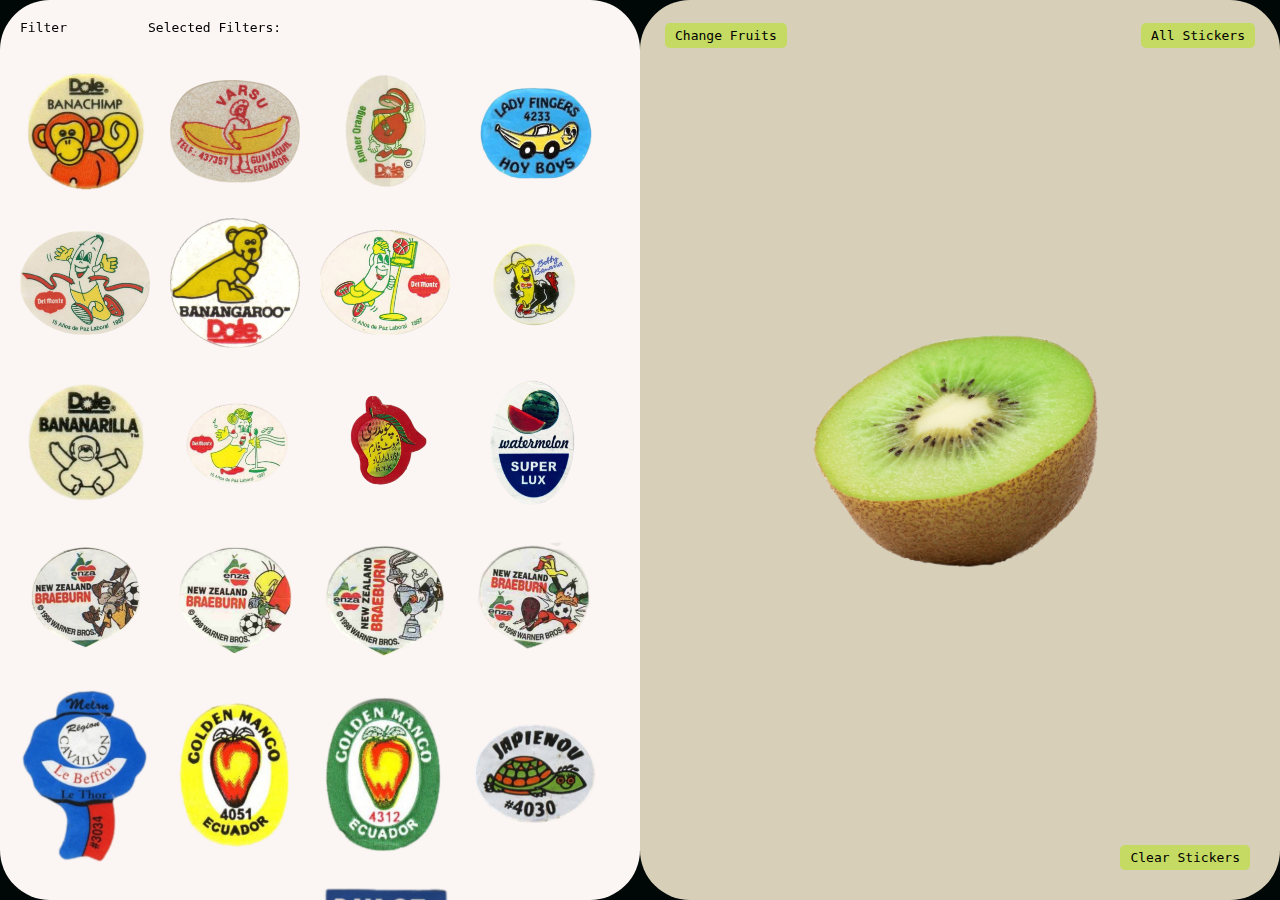
<file: kiwi.html>
<!DOCTYPE html>
<html lang="en">
<head>
    <meta charset="UTF-8">
    <title>Kiwi</title>
    <meta name="viewport" content="width=device-width, initial-scale=1.0">
    <link rel="stylesheet" href="index.css">
    <script defer src="index.js"></script>
    <link rel="preconnect" href="https://fonts.googleapis.com">
    <link rel="preconnect" href="https://fonts.gstatic.com" crossorigin>
    <link href="https://fonts.googleapis.com/css2?family=Space+Grotesk:wght@300..700&family=Ubuntu+Mono:ital,wght@0,400;0,700;1,400;1,700&display=swap" rel="stylesheet">

    <title>Document</title>
</head>
<body>


    <div class="left-top-corner">
        <div class="filter-dropdown">
            <span id="filter-btn">Filter</span>
            <div id="filter-content" class="filter-content">
              
                <div class="filter-item" data-category="color">Color
                    <span class="toggle-sub-filter">+</span>
                    <div class="sub-filter" style="display: none;">
                        <div data-value="Blue">Blue</div>
                        <div data-value="White">White</div>
                        <div data-value="Yellow">Yellow</div>
                        <div data-value="Red">Red</div>
                        <div data-value="Green">Green</div>
                        <div data-value="Black">Black</div>
                    </div>
                </div>
                <!-- Fruit Name -->
                <div class="filter-item" data-category="fruit-name">Fruit Name
                    <span class="toggle-sub-filter">+</span>
                    <div class="sub-filter" style="display: none;">
                        <div data-value="Banana">Banana</div>
                        <div data-value="Apple">Apple</div>
                        <div data-value="Mango">Mango</div>
                        <div data-value="Watermelon">Watermelon</div>
                        <div data-value="Orange">Orange</div>
                        <div data-value="Kiwi">Kiwi</div>
                        <div data-value="Pineapple">Pineapple</div>
                        <div data-value="Blueberry">Blueberry</div>
                    </div>
                </div>
                <!-- Botanical Classification -->
                <div class="filter-item" data-category="botanical">Botanical Classification
                    <span class="toggle-sub-filter">+</span>
                    <div class="sub-filter" style="display: none;">
                        <div data-value="Berries">Berries</div>
                        <div data-value="Pomes">Pomes</div>
                        <div data-value="Stone Fruits">Stone Fruits</div>
                        <div data-value="Melons">Melons</div>
                        <div data-value="Citrus Fruits">Citrus Fruits</div>
                    </div>
                </div>
            
                <!-- Shape -->
                <div class="filter-item" data-category="shape">Shape
                    <span class="toggle-sub-filter">+</span>
                    <div class="sub-filter" style="display: none;">
                        <div data-value="Oval">Oval</div>
                        <div data-value="Circle">Circle</div>
                        <div data-value="Square">Square</div>
                        <div data-value="Irregular">Irregular</div>
                    </div>
                </div>
                <!-- Country -->
                <div class="filter-item" data-category="country">Country
                    <span class="toggle-sub-filter">+</span>
                    <div class="sub-filter" style="display: none;">
                        <div data-value="Ecuador">Ecuador</div>
                        <div data-value="Australia">Australia</div>
                        <div data-value="Costa Rica">Costa Rica</div>
                        <div data-value="China">China</div>
                        <div data-value="USA">USA</div>
                        <div data-value="Pakistan">Pakistan</div>
                        <div data-value="New Zealand">New Zealand</div>
                        <div data-value="France">France</div>
                        <div data-value="Turkey">Turkey</div>
                        <div data-value="Germany">Germany</div>
                        <div data-value="Panama">Panama</div>
                        <div data-value="Spain">Spain</div>
                        <div data-value="Chile">Chile</div>
                    </div>
                </div>
            </div>
        </div>
    </div>


  <div class="selected-filters">
    <p>Selected Filters:</p>
    <ul id="selected-filters-list">
       
    </ul>
</div>

    <div class="container">
        <div class="left-side">
            <div class="sticker-grid">

                <img src="pic/1.PNG" alt="Sticker 1" 
                data-color="White" 
                data-fruit-name="Banana" 
                data-botanical-classification="Berries" 
                data-shape="Oval" 
                data-company="Dole"
                data-country="Ecuador" id="sticker1" draggable="true">

        <img src="pic/2.PNG" alt="Sticker 2" id="sticker2" 
                data-color="White" 
                data-fruit-name="Banana" 
                data-botanical-classification="Berries" 
                data-shape="Oval" 
                data-company="VARSU"
                data-country="Ecuador"
                draggable="true">

                
        <img src="pic/3.PNG" alt="Sticker 3" id="sticker3" 
        data-color="White" 
        data-fruit-name="Apple" 
        data-botanical-classification="Pomes" 
        data-shape="Oval" 
        data-company="Dole"
        data-country="Germany"
        draggable="true">

        <img src="pic/4.PNG" alt="Sticker 4" 
        data-color="Blue" 
        data-fruit-name="Banana" 
        data-botanical-classification="Berries" 
        data-shape="Oval" 
        data-company="LadyFingers"
        data-country="Australia"
        id="sticker4" draggable="true">


        <img src="pic/5.PNG" alt="Sticker 5" 
        data-color="White" 
        data-fruit-name="Banana" 
        data-botanical-classification="Berries" 
        data-shape="Oval" 
        data-company="DelMonte"
        data-country="Costa Rica"
        id="sticker5" draggable="true">

        <img src="pic/6.PNG" alt="Sticker 6" 
        data-color="White" 
        data-fruit-name="Banana" 
        data-botanical-classification="Berries" 
        data-shape="Oval" 
        data-company="Dole"
        data-country="Ecuador"
        id="sticker6" draggable="true">


        <img src="pic/7.PNG" alt="Sticker 7" 
        data-color="White" 
        data-fruit-name="Banana" 
        data-botanical-classification="Berries" 
        data-shape="Oval" 
        data-company="Dole"
        data-country="Ecuador"
        id="sticker7" draggable="true">
        
        <img src="pic/8.PNG" alt="Sticker 8" 
        data-color="White" 
        data-fruit-name="Banana" 
        data-botanical-classification="Berries" 
        data-shape="Oval" 
        data-company="Dole"
        data-country="Circle"
        id="sticker8" draggable="true">


        <img src="pic/9.PNG" alt="Sticker 9"
        data-color="Yellow" 
        data-fruit-name="Banana" 
        data-botanical-classification="Berries" 
        data-shape="Oval" 
        data-company="Dole"
        data-country="Ecuador"
        id="sticker9" draggable="true">
        
        <img src="pic/10.PNG" alt="Sticker 10" 
        data-color="White" 
        data-fruit-name="Banana" 
        data-botanical-classification="Berries" 
        data-shape="Oval" 
        data-company="Dole"
        data-country="Ecuador"
        id="sticker10" draggable="true">

        <img src="pic/11.PNG" alt="Sticker 11" 
        data-color="Red" 
        data-fruit-name="Mango" 
        data-botanical-classification="Stone Fruits" 
        data-shape="Irregular" 
        data-company="RYKMangoes"
        data-country="Pakistan"
        id="sticker11" draggable="true">

        <img src="pic/12.PNG" alt="Sticker 12" 
        data-color="Blue" 
        data-fruit-name="Watermelon" 
        data-botanical-classification="Melons" 
        data-shape="Oval" 
        data-company="SuperLux"
        data-country="Iran"
        id="sticker12" draggable="true">


        <img src="pic/13.PNG" alt="Sticker 13" 
        data-color="White" 
        data-fruit-name="Apple" 
        data-botanical-classification="Pomes" 
        data-shape="Circle" 
        data-company="Enza"
        data-country="New Zealand"
        id="sticker13" draggable="true">


        <img src="pic/14.PNG" alt="Sticker 14" 
        data-color="White" 
        data-fruit-name="Apple" 
        data-botanical-classification="Pomes" 
        data-shape="Circle" 
        data-company="Enza"
        data-country="New Zealand"
        id="sticker14" draggable="true">

        <img src="pic/15.PNG" alt="Sticker 15" 
        data-color="White" 
        data-fruit-name="Apple" 
        data-botanical-classification="Pomes" 
        data-shape="Circle" 
        data-company="Enza"
        data-country="New Zealand"
        id="sticker15" draggable="true">

        <img src="pic/16.PNG" alt="Sticker 16" 
        data-color="White" 
        data-fruit-name="Apple" 
        data-botanical-classification="Pomes" 
        data-shape="Circle" 
        data-company="Enza"
        data-country="New Zealand"
        id="sticker16" draggable="true">

        <img src="pic/17.PNG" alt="Sticker 19" 
        data-color="Blue" 
        data-fruit-name="Melon" 
        data-botanical-classification="Melons" 
        data-shape="Irregular" 
        data-company="Le Beffroi        "
        data-country="France"
        id="sticker17" draggable="true">

        <img src="pic/18.PNG" alt="Sticker 17"
        data-color="Yellow" 
        data-fruit-name="Mango" 
        data-botanical-classification="Stone Fruits" 
        data-shape="Oval" 
        data-company="GOLDEN MANGO        "
        data-country="Ecuador"
        id="sticker18" draggable="true">

        <img src="pic/19.PNG" alt="Sticker 18" 
        data-color="Green" 
        data-fruit-name="Mango" 
        data-botanical-classification="Stone Fruits" 
        data-shape="Oval" 
        data-company="GOLDEN MANGO        "
        data-country="Ecuador"
        id="sticker19" draggable="true">


        <img src="pic/20.PNG" alt="Sticker 20" 
        data-color="White" 
        data-fruit-name="Kiwi" 
        data-botanical-classification="Berries" 
        data-shape="Oval" 
        data-company="JAPIENOU"
        data-country="France"
        id="sticker20" draggable="true">

        <img src="pic/21.PNG" alt="Sticker 21" 
        data-color="Blue" 
        data-fruit-name="Apple" 
        data-botanical-classification="Pomes" 
        data-shape="Oval" 
        data-company="五星牌"
        data-country="China"
        id="sticker21" draggable="true">


        <img src="pic/22.PNG" alt="Sticker 22"
        data-color="White" 
        data-fruit-name="Apple" 
        data-botanical-classification="Pomes" 
        data-shape="Oval" 
        data-company="五星牌"
        data-country="China"
        id="sticker22" draggable="true">

        <img src="pic/23.PNG" alt="Sticker 23" 
        data-color="Yellow" 
        data-fruit-name="Pineapple" 
        data-botanical-classification="Berries" 
        data-shape="Square" 
        data-company="DULCE 1 (One)"
        data-country="Costa Rica"
        id="sticker23" draggable="true">


        <img src="pic/24.PNG" alt="Sticker 24" 
        data-color="Blue" 
        data-fruit-name="Pineapple" 
        data-botanical-classification="Berries" 
        data-shape="Square" 
        data-company="Tropical Sweet"
        data-country="Costa Rica"
        id="sticker24" draggable="true">


        <img src="pic/25.PNG" alt="Sticker 25"
        data-color="Yellow" 
        data-fruit-name="Mango" 
        data-botanical-classification="Stone Fruits" 
        data-shape="Circle" 
        data-company="Dole"
        data-country="USA"
        id="sticker25" draggable="true">


        <img src="pic/26.PNG" alt="Sticker 26"
        data-color="Yellow" 
        data-fruit-name="Pineapple" 
        data-botanical-classification="Berries" 
        data-shape="Circle" 
        data-company="Dole"
        data-country="USA"
        id="sticker26" draggable="true">


        <img src="pic/27.PNG" alt="Sticker 27" 
        data-color="Yellow" 
        data-fruit-name="Orange" 
        data-botanical-classification="Citrus Fruits" 
        data-shape="Circle" 
        data-company="Dole"
        data-country="USA"
        id="sticker27" draggable="true">


        <img src="pic/28.PNG" alt="Sticker 28" 
        data-color="Yellow" 
        data-fruit-name="Pineapple" 
        data-botanical-classification="Berries" 
        data-shape="Circle" 
        data-company="Dole"
        data-country="USA"
        id="sticker28" draggable="true">


        <img src="pic/29.PNG" alt="Sticker 29" 
        data-color="Yellow" 
        data-fruit-name="Pineapple" 
        data-botanical-classification="Berries" 
        data-shape="Circle" 
        data-company="Dole"
        data-country="USA"
        id="sticker29" draggable="true">

        <img src="pic/30.PNG" alt="Sticker 30" 
        data-color="Green" 
        data-fruit-name="Kiwi" 
        data-botanical-classification="Berries" 
        data-shape="Circle" 
        data-company="Dole"
        data-country="USA"
        id="sticker30" draggable="true">

        <img src="pic/31.PNG" alt="Sticker 31"
        data-color="White" 
        data-fruit-name="Pineapple" 
        data-botanical-classification="Berries" 
        data-shape="Oval" 
        data-company="Exotic Fruit Inc."
        data-country="Panama"
        id="sticker31" draggable="true">

        <img src="pic/32.PNG" alt="Sticker 32" 
        data-color="Blue" 
        data-fruit-name="Orange" 
        data-botanical-classification="Citrus Fruits" 
        data-shape="Oval" 
        data-company="SERGIO"
        data-country="Spain"
        id="sticker32" draggable="true">

        <img src="pic/33.PNG" alt="Sticker 33" 
        data-color="Blue" 
        data-fruit-name="Orange" 
        data-botanical-classification="Citrus Fruits" 
        data-shape="Square" 
        data-company="Bru Bru"
        data-country="Spain"
        id="sticker33" draggable="true">


        <img src="pic/34.PNG" alt="Sticker 34" 
        data-color="Yellow" 
        data-fruit-name="Pineapple" 
        data-botanical-classification="Berries" 
        data-shape="Square" 
        data-company="Dole"
        data-country="Ecuador"
        id="sticker34" draggable="true">

        <img src="pic/35.JPG" alt="Sticker 35" 
        data-color="Blue" 
        data-fruit-name="Pineapple" 
        data-botanical-classification="Berries" 
        data-shape="Square" 
        data-company="Tropical Paradise"
        data-country="Costa Rica"
        id="sticker35" draggable="true">

        <img src="pic/36.PNG" alt="Sticker 36" 
        data-color="Yellow" 
        data-fruit-name="Pineapple" 
        data-botanical-classification="Berries" 
        data-shape="Irregular" 
        data-company="Del Monte"
        data-country="USA"
        id="sticker36" draggable="true">

        <img src="pic/37.PNG" alt="Sticker 37" 
        data-color="White" 
        data-fruit-name="Pineapple" 
        data-botanical-classification="Berries" 
        data-shape="Square" 
        data-company="DUSAL"
        data-country="Ecuador"
        id="sticker37" draggable="true">

        <img src="pic/38.PNG" alt="Sticker 38" 
        data-color="Green" 
        data-fruit-name="Kiwi" 
        data-botanical-classification="Berries" 
        data-shape="Square" 
        data-company="Cabana"
        data-country="Chile"
        id="sticker38" draggable="true">

        <img src="pic/39.PNG" alt="Sticker 39" 
        data-color="Blue" 
        data-fruit-name="Pineapple" 
        data-botanical-classification="Berries" 
        data-shape="Oval" 
        data-company="SANTA MARIA"
        data-country="Costa Rica"
        id="sticker39" draggable="true">

        <img src="pic/40.PNG" alt="Sticker 40" 
        data-color="White" 
        data-fruit-name="Banana" 
        data-botanical-classification="Berries" 
        data-shape="Oval" 
        data-company="Linda"
        data-country="Ecuador"
        id="sticker40" draggable="true">

        <img src="pic/41.PNG" alt="Sticker 41" 
        data-color="Green" 
        data-fruit-name="Kiwi" 
        data-botanical-classification="Berries" 
        data-shape="Square" 
        data-company="Zespri"
        data-country="New Zealand"
        id="sticker41" draggable="true">

        <img src="pic/42.PNG" alt="Sticker 42" 
        data-color="White" 
        data-fruit-name="Banana" 
        data-botanical-classification="Berries" 
        data-shape="Oval" 
        data-company="Linda"
        data-country="Ecuador"
        id="sticker42" draggable="true">

        <img src="pic/43.PNG" alt="Sticker 43" 
        data-color="Yellow" 
        data-fruit-name="Watermelon" 
        data-botanical-classification="Melons" 
        data-shape="Oval" 
        data-company="Johnson Brand"
        data-country="USA"
        id="sticker43" draggable="true">

        <img src="pic/44.PNG" alt="Sticker 44" 
        data-color="White" 
        data-fruit-name="Apple" 
        data-botanical-classification="Pomes" 
        data-shape="Oval" 
        data-company="Dole"
        data-country="Germany"
        id="sticker44" draggable="true">

        <img src="pic/45.PNG" alt="Sticker 45" 
        data-color="Yellow" 
        data-fruit-name="Kiwi" 
        data-botanical-classification="Berries" 
        data-shape="Oval" 
        data-company="Zafer"
        data-country="Turkey"
        id="sticker45" draggable="true">

        <img src="pic/46.PNG" alt="Sticker 46" 
        data-color="Black" 
        data-fruit-name="Banana" 
        data-botanical-classification="Berries" 
        data-shape="Oval" 
        data-company="The Family Farm"
        data-country="USA"
        id="sticker46" draggable="true">

        <img src="pic/47.PNG" alt="Sticker 47" 
        data-color="Green" 
        data-fruit-name="BlueBerry" 
        data-botanical-classification="Berries" 
        data-shape="Square" 
        data-company="TOP CROP"
        data-country="USA"
        id="sticker47" draggable="true">
        
        <img src="pic/48.PNG" alt="Sticker 48" 
        data-color="Green" 
        data-fruit-name="Orange" 
        data-botanical-classification="Citrus Fruits" 
        data-shape="Oval" 
        data-company="香妃"
        data-country="China"
        id="sticker48" draggable="true">

        <img src="pic/49.PNG" alt="Sticker 49" 
        data-color="Blue" 
        data-fruit-name="Orange" 
        data-botanical-classification="Citrus Fruits" 
        data-shape="Oval" 
        data-company="Kinnow Mandarin"
        data-country="Pakistan"
        id="sticker49" draggable="true">

        <img src="pic/50.PNG" alt="Sticker 50" 
        data-color="Yellow" 
        data-fruit-name="Kiwi" 
        data-botanical-classification="Berries" 
        data-shape="Irregular" 
        data-company="万人猕"
        data-country="China"
        id="sticker50" draggable="true">

        <img src="pic/51.PNG" alt="Sticker 51" 
        data-color="Red" 
        data-fruit-name="Mango" 
        data-botanical-classification="Stone Fruits" 
        data-shape="Oval" 
        data-company="小崔水仙芒"
        data-country="China"
        id="sticker51" draggable="true">

        <img src="pic/52.PNG" alt="Sticker 52" 
        data-color="Green" 
        data-fruit-name="Orange" 
        data-botanical-classification="Citrus Fruits" 
        data-shape="Irregular" 
        data-company="JX"
        data-country="China"
        id="sticker52" draggable="true">

        <img src="pic/53.PNG" alt="Sticker 53" 
        data-color="White" 
        data-fruit-name="Banana" 
        data-botanical-classification="Berries" 
        data-shape="Irregular" 
        data-company="华伟"
        data-country="China"
        id="sticker53" draggable="true">

        <img src="pic/54.PNG" alt="Sticker 54" 
        data-color="Blue" 
        data-fruit-name="Watermelon" 
        data-botanical-classification="Melons" 
        data-shape="Oval" 
        data-company="星民"
        data-country="China"
        id="sticker54" draggable="true">


    </div>
</div>
    <div class="right-side">
        <button id="all-stickers-btn" onclick="window.location.href='page2.html';">All Stickers</button>
        <button id="all-stickers" onclick="window.location.href='cho.html';">Change Fruits</button>
        <button id="clear-stickers">Clear Stickers</button>
        <img src="1/kiwi1.png" alt="Apple" class="apple-image">


        <!-- <div class="color-circles">
            <div class="circle" style="background-color: red;" data-img="1/Apple.png"></div>
            <div class="circle" style="background-color: orange;" data-img="1/Banana.png"></div> -->

        </div>
    </div>

</div>
</div>
    

</body>
</html>
</file>
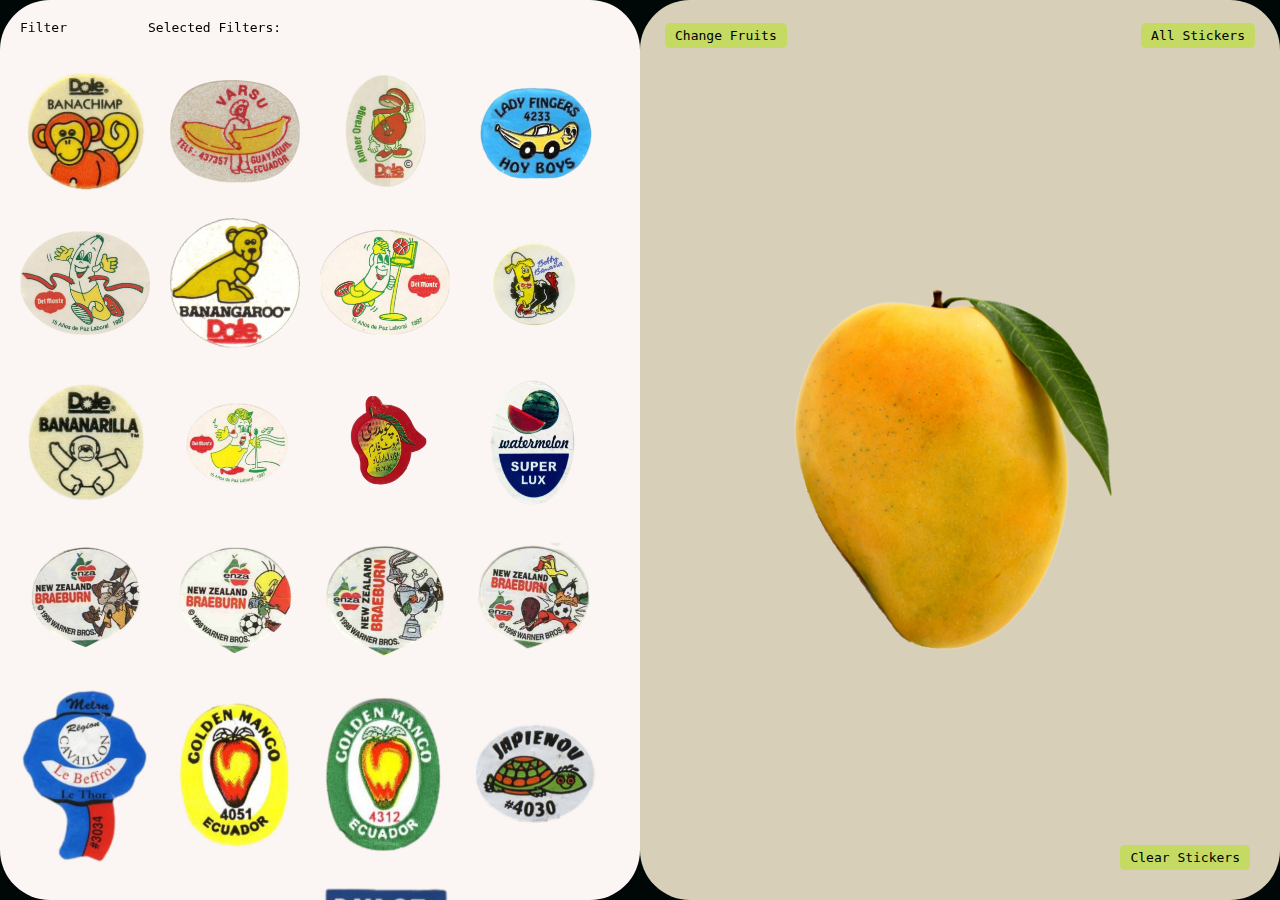
<file: mango.html>
<!DOCTYPE html>
<html lang="en">
<head>
    <meta charset="UTF-8">
    <title>Mango</title>
    <meta name="viewport" content="width=device-width, initial-scale=1.0">
    <link rel="stylesheet" href="index.css">
    <script defer src="index.js"></script>
    <link rel="preconnect" href="https://fonts.googleapis.com">
    <link rel="preconnect" href="https://fonts.gstatic.com" crossorigin>
    <link href="https://fonts.googleapis.com/css2?family=Space+Grotesk:wght@300..700&family=Ubuntu+Mono:ital,wght@0,400;0,700;1,400;1,700&display=swap" rel="stylesheet">

    <title>Document</title>
</head>
<body>


    <div class="left-top-corner">
        <div class="filter-dropdown">
            <span id="filter-btn">Filter</span>
            <div id="filter-content" class="filter-content">
              
                <div class="filter-item" data-category="color">Color
                    <span class="toggle-sub-filter">+</span>
                    <div class="sub-filter" style="display: none;">
                        <div data-value="Blue">Blue</div>
                        <div data-value="White">White</div>
                        <div data-value="Yellow">Yellow</div>
                        <div data-value="Red">Red</div>
                        <div data-value="Green">Green</div>
                        <div data-value="Black">Black</div>
                    </div>
                </div>
                <!-- Fruit Name -->
                <div class="filter-item" data-category="fruit-name">Fruit Name
                    <span class="toggle-sub-filter">+</span>
                    <div class="sub-filter" style="display: none;">
                        <div data-value="Banana">Banana</div>
                        <div data-value="Apple">Apple</div>
                        <div data-value="Mango">Mango</div>
                        <div data-value="Watermelon">Watermelon</div>
                        <div data-value="Orange">Orange</div>
                        <div data-value="Kiwi">Kiwi</div>
                        <div data-value="Pineapple">Pineapple</div>
                        <div data-value="Blueberry">Blueberry</div>
                    </div>
                </div>
                <!-- Botanical Classification -->
                <div class="filter-item" data-category="botanical">Botanical Classification
                    <span class="toggle-sub-filter">+</span>
                    <div class="sub-filter" style="display: none;">
                        <div data-value="Berries">Berries</div>
                        <div data-value="Pomes">Pomes</div>
                        <div data-value="Stone Fruits">Stone Fruits</div>
                        <div data-value="Melons">Melons</div>
                        <div data-value="Citrus Fruits">Citrus Fruits</div>
                    </div>
                </div>
            
                <!-- Shape -->
                <div class="filter-item" data-category="shape">Shape
                    <span class="toggle-sub-filter">+</span>
                    <div class="sub-filter" style="display: none;">
                        <div data-value="Oval">Oval</div>
                        <div data-value="Circle">Circle</div>
                        <div data-value="Square">Square</div>
                        <div data-value="Irregular">Irregular</div>
                    </div>
                </div>
                <!-- Country -->
                <div class="filter-item" data-category="country">Country
                    <span class="toggle-sub-filter">+</span>
                    <div class="sub-filter" style="display: none;">
                        <div data-value="Ecuador">Ecuador</div>
                        <div data-value="Australia">Australia</div>
                        <div data-value="Costa Rica">Costa Rica</div>
                        <div data-value="China">China</div>
                        <div data-value="USA">USA</div>
                        <div data-value="Pakistan">Pakistan</div>
                        <div data-value="New Zealand">New Zealand</div>
                        <div data-value="France">France</div>
                        <div data-value="Turkey">Turkey</div>
                        <div data-value="Germany">Germany</div>
                        <div data-value="Panama">Panama</div>
                        <div data-value="Spain">Spain</div>
                        <div data-value="Chile">Chile</div>
                    </div>
                </div>
            </div>
        </div>
    </div>


  <div class="selected-filters">
    <p>Selected Filters:</p>
    <ul id="selected-filters-list">
       
    </ul>
</div>

    <div class="container">
        <div class="left-side">
            <div class="sticker-grid">

                <img src="pic/1.PNG" alt="Sticker 1" 
                data-color="White" 
                data-fruit-name="Banana" 
                data-botanical-classification="Berries" 
                data-shape="Oval" 
                data-company="Dole"
                data-country="Ecuador" id="sticker1" draggable="true">

        <img src="pic/2.PNG" alt="Sticker 2" id="sticker2" 
                data-color="White" 
                data-fruit-name="Banana" 
                data-botanical-classification="Berries" 
                data-shape="Oval" 
                data-company="VARSU"
                data-country="Ecuador"
                draggable="true">

                
        <img src="pic/3.PNG" alt="Sticker 3" id="sticker3" 
        data-color="White" 
        data-fruit-name="Apple" 
        data-botanical-classification="Pomes" 
        data-shape="Oval" 
        data-company="Dole"
        data-country="Germany"
        draggable="true">

        <img src="pic/4.PNG" alt="Sticker 4" 
        data-color="Blue" 
        data-fruit-name="Banana" 
        data-botanical-classification="Berries" 
        data-shape="Oval" 
        data-company="LadyFingers"
        data-country="Australia"
        id="sticker4" draggable="true">


        <img src="pic/5.PNG" alt="Sticker 5" 
        data-color="White" 
        data-fruit-name="Banana" 
        data-botanical-classification="Berries" 
        data-shape="Oval" 
        data-company="DelMonte"
        data-country="Costa Rica"
        id="sticker5" draggable="true">

        <img src="pic/6.PNG" alt="Sticker 6" 
        data-color="White" 
        data-fruit-name="Banana" 
        data-botanical-classification="Berries" 
        data-shape="Oval" 
        data-company="Dole"
        data-country="Ecuador"
        id="sticker6" draggable="true">


        <img src="pic/7.PNG" alt="Sticker 7" 
        data-color="White" 
        data-fruit-name="Banana" 
        data-botanical-classification="Berries" 
        data-shape="Oval" 
        data-company="Dole"
        data-country="Ecuador"
        id="sticker7" draggable="true">
        
        <img src="pic/8.PNG" alt="Sticker 8" 
        data-color="White" 
        data-fruit-name="Banana" 
        data-botanical-classification="Berries" 
        data-shape="Oval" 
        data-company="Dole"
        data-country="Circle"
        id="sticker8" draggable="true">


        <img src="pic/9.PNG" alt="Sticker 9"
        data-color="Yellow" 
        data-fruit-name="Banana" 
        data-botanical-classification="Berries" 
        data-shape="Oval" 
        data-company="Dole"
        data-country="Ecuador"
        id="sticker9" draggable="true">
        
        <img src="pic/10.PNG" alt="Sticker 10" 
        data-color="White" 
        data-fruit-name="Banana" 
        data-botanical-classification="Berries" 
        data-shape="Oval" 
        data-company="Dole"
        data-country="Ecuador"
        id="sticker10" draggable="true">

        <img src="pic/11.PNG" alt="Sticker 11" 
        data-color="Red" 
        data-fruit-name="Mango" 
        data-botanical-classification="Stone Fruits" 
        data-shape="Irregular" 
        data-company="RYKMangoes"
        data-country="Pakistan"
        id="sticker11" draggable="true">

        <img src="pic/12.PNG" alt="Sticker 12" 
        data-color="Blue" 
        data-fruit-name="Watermelon" 
        data-botanical-classification="Melons" 
        data-shape="Oval" 
        data-company="SuperLux"
        data-country="Iran"
        id="sticker12" draggable="true">


        <img src="pic/13.PNG" alt="Sticker 13" 
        data-color="White" 
        data-fruit-name="Apple" 
        data-botanical-classification="Pomes" 
        data-shape="Circle" 
        data-company="Enza"
        data-country="New Zealand"
        id="sticker13" draggable="true">


        <img src="pic/14.PNG" alt="Sticker 14" 
        data-color="White" 
        data-fruit-name="Apple" 
        data-botanical-classification="Pomes" 
        data-shape="Circle" 
        data-company="Enza"
        data-country="New Zealand"
        id="sticker14" draggable="true">

        <img src="pic/15.PNG" alt="Sticker 15" 
        data-color="White" 
        data-fruit-name="Apple" 
        data-botanical-classification="Pomes" 
        data-shape="Circle" 
        data-company="Enza"
        data-country="New Zealand"
        id="sticker15" draggable="true">

        <img src="pic/16.PNG" alt="Sticker 16" 
        data-color="White" 
        data-fruit-name="Apple" 
        data-botanical-classification="Pomes" 
        data-shape="Circle" 
        data-company="Enza"
        data-country="New Zealand"
        id="sticker16" draggable="true">

        <img src="pic/17.PNG" alt="Sticker 19" 
        data-color="Blue" 
        data-fruit-name="Melon" 
        data-botanical-classification="Melons" 
        data-shape="Irregular" 
        data-company="Le Beffroi        "
        data-country="France"
        id="sticker17" draggable="true">

        <img src="pic/18.PNG" alt="Sticker 17"
        data-color="Yellow" 
        data-fruit-name="Mango" 
        data-botanical-classification="Stone Fruits" 
        data-shape="Oval" 
        data-company="GOLDEN MANGO        "
        data-country="Ecuador"
        id="sticker18" draggable="true">

        <img src="pic/19.PNG" alt="Sticker 18" 
        data-color="Green" 
        data-fruit-name="Mango" 
        data-botanical-classification="Stone Fruits" 
        data-shape="Oval" 
        data-company="GOLDEN MANGO        "
        data-country="Ecuador"
        id="sticker19" draggable="true">


        <img src="pic/20.PNG" alt="Sticker 20" 
        data-color="White" 
        data-fruit-name="Kiwi" 
        data-botanical-classification="Berries" 
        data-shape="Oval" 
        data-company="JAPIENOU"
        data-country="France"
        id="sticker20" draggable="true">

        <img src="pic/21.PNG" alt="Sticker 21" 
        data-color="Blue" 
        data-fruit-name="Apple" 
        data-botanical-classification="Pomes" 
        data-shape="Oval" 
        data-company="五星牌"
        data-country="China"
        id="sticker21" draggable="true">


        <img src="pic/22.PNG" alt="Sticker 22"
        data-color="White" 
        data-fruit-name="Apple" 
        data-botanical-classification="Pomes" 
        data-shape="Oval" 
        data-company="五星牌"
        data-country="China"
        id="sticker22" draggable="true">

        <img src="pic/23.PNG" alt="Sticker 23" 
        data-color="Yellow" 
        data-fruit-name="Pineapple" 
        data-botanical-classification="Berries" 
        data-shape="Square" 
        data-company="DULCE 1 (One)"
        data-country="Costa Rica"
        id="sticker23" draggable="true">


        <img src="pic/24.PNG" alt="Sticker 24" 
        data-color="Blue" 
        data-fruit-name="Pineapple" 
        data-botanical-classification="Berries" 
        data-shape="Square" 
        data-company="Tropical Sweet"
        data-country="Costa Rica"
        id="sticker24" draggable="true">


        <img src="pic/25.PNG" alt="Sticker 25"
        data-color="Yellow" 
        data-fruit-name="Mango" 
        data-botanical-classification="Stone Fruits" 
        data-shape="Circle" 
        data-company="Dole"
        data-country="USA"
        id="sticker25" draggable="true">


        <img src="pic/26.PNG" alt="Sticker 26"
        data-color="Yellow" 
        data-fruit-name="Pineapple" 
        data-botanical-classification="Berries" 
        data-shape="Circle" 
        data-company="Dole"
        data-country="USA"
        id="sticker26" draggable="true">


        <img src="pic/27.PNG" alt="Sticker 27" 
        data-color="Yellow" 
        data-fruit-name="Orange" 
        data-botanical-classification="Citrus Fruits" 
        data-shape="Circle" 
        data-company="Dole"
        data-country="USA"
        id="sticker27" draggable="true">


        <img src="pic/28.PNG" alt="Sticker 28" 
        data-color="Yellow" 
        data-fruit-name="Pineapple" 
        data-botanical-classification="Berries" 
        data-shape="Circle" 
        data-company="Dole"
        data-country="USA"
        id="sticker28" draggable="true">


        <img src="pic/29.PNG" alt="Sticker 29" 
        data-color="Yellow" 
        data-fruit-name="Pineapple" 
        data-botanical-classification="Berries" 
        data-shape="Circle" 
        data-company="Dole"
        data-country="USA"
        id="sticker29" draggable="true">

        <img src="pic/30.PNG" alt="Sticker 30" 
        data-color="Green" 
        data-fruit-name="Kiwi" 
        data-botanical-classification="Berries" 
        data-shape="Circle" 
        data-company="Dole"
        data-country="USA"
        id="sticker30" draggable="true">

        <img src="pic/31.PNG" alt="Sticker 31"
        data-color="White" 
        data-fruit-name="Pineapple" 
        data-botanical-classification="Berries" 
        data-shape="Oval" 
        data-company="Exotic Fruit Inc."
        data-country="Panama"
        id="sticker31" draggable="true">

        <img src="pic/32.PNG" alt="Sticker 32" 
        data-color="Blue" 
        data-fruit-name="Orange" 
        data-botanical-classification="Citrus Fruits" 
        data-shape="Oval" 
        data-company="SERGIO"
        data-country="Spain"
        id="sticker32" draggable="true">

        <img src="pic/33.PNG" alt="Sticker 33" 
        data-color="Blue" 
        data-fruit-name="Orange" 
        data-botanical-classification="Citrus Fruits" 
        data-shape="Square" 
        data-company="Bru Bru"
        data-country="Spain"
        id="sticker33" draggable="true">


        <img src="pic/34.PNG" alt="Sticker 34" 
        data-color="Yellow" 
        data-fruit-name="Pineapple" 
        data-botanical-classification="Berries" 
        data-shape="Square" 
        data-company="Dole"
        data-country="Ecuador"
        id="sticker34" draggable="true">

        <img src="pic/35.JPG" alt="Sticker 35" 
        data-color="Blue" 
        data-fruit-name="Pineapple" 
        data-botanical-classification="Berries" 
        data-shape="Square" 
        data-company="Tropical Paradise"
        data-country="Costa Rica"
        id="sticker35" draggable="true">

        <img src="pic/36.PNG" alt="Sticker 36" 
        data-color="Yellow" 
        data-fruit-name="Pineapple" 
        data-botanical-classification="Berries" 
        data-shape="Irregular" 
        data-company="Del Monte"
        data-country="USA"
        id="sticker36" draggable="true">

        <img src="pic/37.PNG" alt="Sticker 37" 
        data-color="White" 
        data-fruit-name="Pineapple" 
        data-botanical-classification="Berries" 
        data-shape="Square" 
        data-company="DUSAL"
        data-country="Ecuador"
        id="sticker37" draggable="true">

        <img src="pic/38.PNG" alt="Sticker 38" 
        data-color="Green" 
        data-fruit-name="Kiwi" 
        data-botanical-classification="Berries" 
        data-shape="Square" 
        data-company="Cabana"
        data-country="Chile"
        id="sticker38" draggable="true">

        <img src="pic/39.PNG" alt="Sticker 39" 
        data-color="Blue" 
        data-fruit-name="Pineapple" 
        data-botanical-classification="Berries" 
        data-shape="Oval" 
        data-company="SANTA MARIA"
        data-country="Costa Rica"
        id="sticker39" draggable="true">

        <img src="pic/40.PNG" alt="Sticker 40" 
        data-color="White" 
        data-fruit-name="Banana" 
        data-botanical-classification="Berries" 
        data-shape="Oval" 
        data-company="Linda"
        data-country="Ecuador"
        id="sticker40" draggable="true">

        <img src="pic/41.PNG" alt="Sticker 41" 
        data-color="Green" 
        data-fruit-name="Kiwi" 
        data-botanical-classification="Berries" 
        data-shape="Square" 
        data-company="Zespri"
        data-country="New Zealand"
        id="sticker41" draggable="true">

        <img src="pic/42.PNG" alt="Sticker 42" 
        data-color="White" 
        data-fruit-name="Banana" 
        data-botanical-classification="Berries" 
        data-shape="Oval" 
        data-company="Linda"
        data-country="Ecuador"
        id="sticker42" draggable="true">

        <img src="pic/43.PNG" alt="Sticker 43" 
        data-color="Yellow" 
        data-fruit-name="Watermelon" 
        data-botanical-classification="Melons" 
        data-shape="Oval" 
        data-company="Johnson Brand"
        data-country="USA"
        id="sticker43" draggable="true">

        <img src="pic/44.PNG" alt="Sticker 44" 
        data-color="White" 
        data-fruit-name="Apple" 
        data-botanical-classification="Pomes" 
        data-shape="Oval" 
        data-company="Dole"
        data-country="Germany"
        id="sticker44" draggable="true">

        <img src="pic/45.PNG" alt="Sticker 45" 
        data-color="Yellow" 
        data-fruit-name="Kiwi" 
        data-botanical-classification="Berries" 
        data-shape="Oval" 
        data-company="Zafer"
        data-country="Turkey"
        id="sticker45" draggable="true">

        <img src="pic/46.PNG" alt="Sticker 46" 
        data-color="Black" 
        data-fruit-name="Banana" 
        data-botanical-classification="Berries" 
        data-shape="Oval" 
        data-company="The Family Farm"
        data-country="USA"
        id="sticker46" draggable="true">

        <img src="pic/47.PNG" alt="Sticker 47" 
        data-color="Green" 
        data-fruit-name="BlueBerry" 
        data-botanical-classification="Berries" 
        data-shape="Square" 
        data-company="TOP CROP"
        data-country="USA"
        id="sticker47" draggable="true">
        
        <img src="pic/48.PNG" alt="Sticker 48" 
        data-color="Green" 
        data-fruit-name="Orange" 
        data-botanical-classification="Citrus Fruits" 
        data-shape="Oval" 
        data-company="香妃"
        data-country="China"
        id="sticker48" draggable="true">

        <img src="pic/49.PNG" alt="Sticker 49" 
        data-color="Blue" 
        data-fruit-name="Orange" 
        data-botanical-classification="Citrus Fruits" 
        data-shape="Oval" 
        data-company="Kinnow Mandarin"
        data-country="Pakistan"
        id="sticker49" draggable="true">

        <img src="pic/50.PNG" alt="Sticker 50" 
        data-color="Yellow" 
        data-fruit-name="Kiwi" 
        data-botanical-classification="Berries" 
        data-shape="Irregular" 
        data-company="万人猕"
        data-country="China"
        id="sticker50" draggable="true">

        <img src="pic/51.PNG" alt="Sticker 51" 
        data-color="Red" 
        data-fruit-name="Mango" 
        data-botanical-classification="Stone Fruits" 
        data-shape="Oval" 
        data-company="小崔水仙芒"
        data-country="China"
        id="sticker51" draggable="true">

        <img src="pic/52.PNG" alt="Sticker 52" 
        data-color="Green" 
        data-fruit-name="Orange" 
        data-botanical-classification="Citrus Fruits" 
        data-shape="Irregular" 
        data-company="JX"
        data-country="China"
        id="sticker52" draggable="true">

        <img src="pic/53.PNG" alt="Sticker 53" 
        data-color="White" 
        data-fruit-name="Banana" 
        data-botanical-classification="Berries" 
        data-shape="Irregular" 
        data-company="华伟"
        data-country="China"
        id="sticker53" draggable="true">

        <img src="pic/54.PNG" alt="Sticker 54" 
        data-color="Blue" 
        data-fruit-name="Watermelon" 
        data-botanical-classification="Melons" 
        data-shape="Oval" 
        data-company="星民"
        data-country="China"
        id="sticker54" draggable="true">


    </div>
</div>
    <div class="right-side">
        <button id="all-stickers-btn" onclick="window.location.href='page2.html';">All Stickers</button>
        <button id="all-stickers" onclick="window.location.href='cho.html';">Change Fruits</button>
        <button id="clear-stickers">Clear Stickers</button>
        <img src="1/mango.png" alt="Apple" class="apple-image">


        <!-- <div class="color-circles">
            <div class="circle" style="background-color: red;" data-img="1/Apple.png"></div>
            <div class="circle" style="background-color: orange;" data-img="1/Banana.png"></div> -->

        </div>
    </div>

</div>
</div>
    

</body>
</html>
</file>
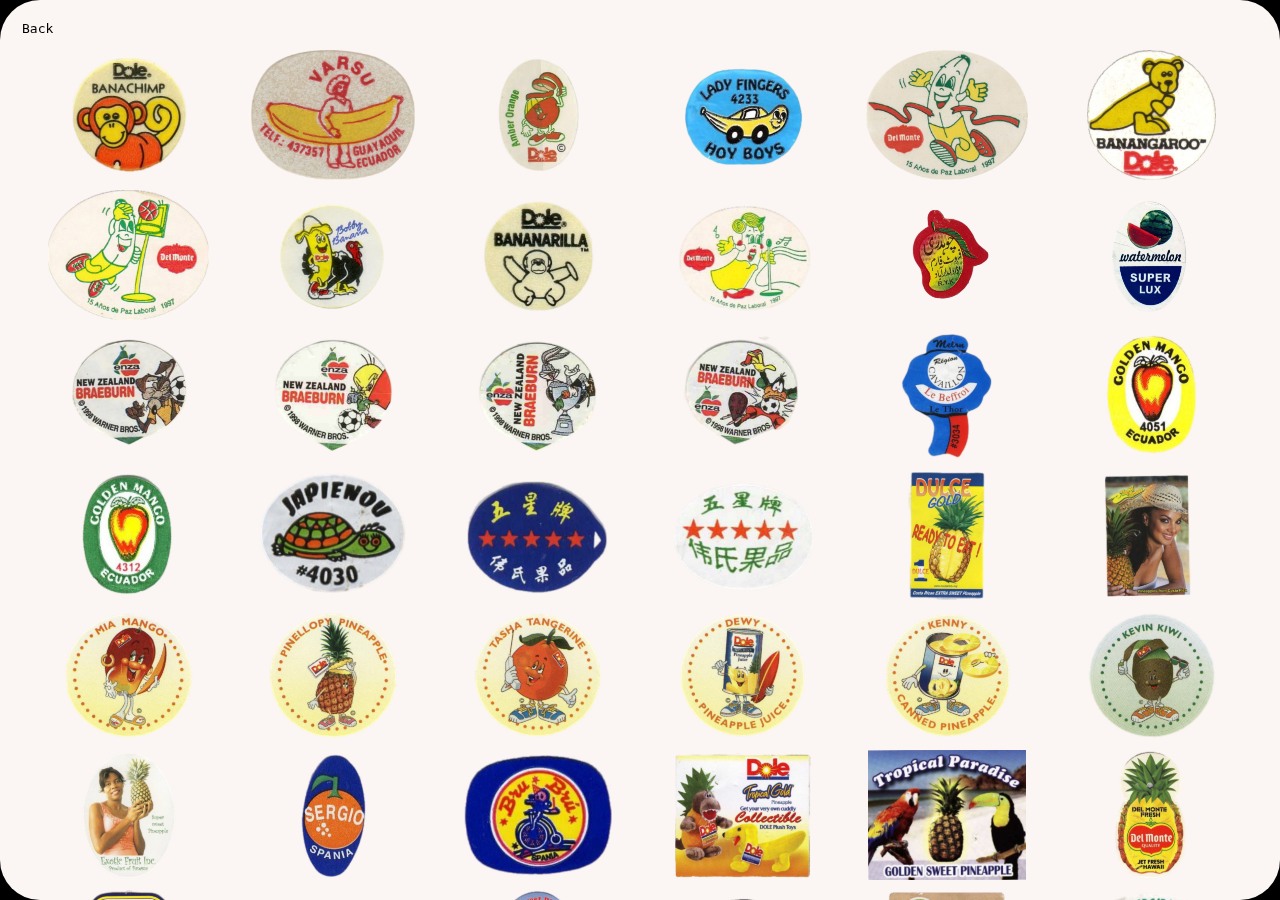
<file: page2.html>
<!DOCTYPE html>
<html lang="en">
<head>
    <meta charset="UTF-8">
    <meta name="viewport" content="width=device-width, initial-scale=1.0">
    <title>All Stickers</title>
    <link rel="stylesheet" href="page2.css">
    <script defer src="page2.js"></script>
    <link rel="preconnect" href="https://fonts.googleapis.com">
    <link rel="preconnect" href="https://fonts.gstatic.com" crossorigin>
    <link href="https://fonts.googleapis.com/css2?family=Space+Grotesk:wght@300..700&family=Ubuntu+Mono:ital,wght@0,400;0,700;1,400;1,700&display=swap" rel="stylesheet">
</head>
<body>
    <div class="container">
        <div class="inner-container">
        <div class="sticker" id="sticker1" onclick="toggleSticker(1)">
            <img src="pic/1.PNG" alt="Sticker 1">
            <span class="sticker-info">Fruit Name: Banana<br>Botanical Classification: Berries<br>Shape: Oval<br>Company: Dole<br>Country: Ecuador</span>
        </div>
        <div class="sticker" id="sticker2" onclick="toggleSticker(2)">
            <img src="pic/2.PNG" alt="Sticker 2">
            <span class="sticker-info">Fruit Name: Banana<br>Botanical Classification: Berries<br>Shape: Oval<br>Company: VARSU<br>Country: Ecuador</span>
        </div>
        <div class="sticker" id="sticker3" onclick="toggleSticker(3)">
            <img src="pic/3.PNG" alt="Sticker 3">
            <span class="sticker-info">Fruit Name: Apple<br>Botanical Classification: Pomes<br>Shape: Oval<br>Company: Dole<br>Country: Germany</span>
        </div>
        <div class="sticker" id="sticker4" onclick="toggleSticker(4)">
            <img src="pic/4.PNG" alt="Sticker 4">
            <span class="sticker-info">Fruit Name: Banana<br>Botanical Classification: Berries<br>Shape: Oval<br>Company: LadyFingers<br>Country: Australia</span>
        </div>
        <div class="sticker" id="sticker5" onclick="toggleSticker(5)">
            <img src="pic/5.PNG" alt="Sticker 5">
            <span class="sticker-info">Fruit Name: Banana<br>Botanical Classification: Berries<br>Shape: Oval<br>Company: DelMonte<br>Country: Costa Rica</span>
        </div>
        <div class="sticker" id="sticker6" onclick="toggleSticker(6)">
            <img src="pic/6.PNG" alt="Sticker 6">
            <span class="sticker-info">Fruit Name: Banana<br>Botanical Classification: Berries<br>Shape: Oval<br>Company: Dole<br>Country: Ecuador</span>
        </div>
        <div class="sticker" id="sticker7" onclick="toggleSticker(7)">
            <img src="pic/7.PNG" alt="Sticker 7">
            <span class="sticker-info">Fruit Name: Banana<br>Botanical Classification: Berries<br>Shape: Oval<br>Company: Dole<br>Country: Ecuador</span>
        </div>
        <div class="sticker" id="sticker8" onclick="toggleSticker(8)">
            <img src="pic/8.PNG" alt="Sticker 8">
            <span class="sticker-info">Fruit Name: Banana<br>Botanical Classification: Berries<br>Shape: Oval<br>Company: Dole<br>Country: Circle</span>
        </div>
        <div class="sticker" id="sticker9" onclick="toggleSticker(9)">
            <img src="pic/9.PNG" alt="Sticker 9">
            <span class="sticker-info">Fruit Name: Banana<br>Botanical Classification: Berries<br>Shape: Oval<br>Company: Dole<br>Country: Ecuador</span>
        </div>
        <div class="sticker" id="sticker10" onclick="toggleSticker(10)">
            <img src="pic/10.PNG" alt="Sticker 10">
            <span class="sticker-info">Fruit Name: Banana<br>Botanical Classification: Berries<br>Shape: Oval<br>Company: Dole<br>Country: Ecuador</span>
        </div>
        <div class="sticker" id="sticker11" onclick="toggleSticker(11)">
            <img src="pic/11.PNG" alt="Sticker 11">
            <span class="sticker-info">Fruit Name: Mango<br>Botanical Classification: Stone Fruits<br>Shape: Irregular<br>Company: RYKMangoes<br>Country: Pakistan</span>
        </div>
        <div class="sticker" id="sticker12" onclick="toggleSticker(12)">
            <img src="pic/12.PNG" alt="Sticker 12">
            <span class="sticker-info">Fruit Name: Watermelon<br>Botanical Classification: Melons<br>Shape: Oval<br>Company: SuperLux<br>Country: Iran</span>
        </div>
        <div class="sticker" id="sticker13" onclick="toggleSticker(13)">
            <img src="pic/13.PNG" alt="Sticker 13">
            <span class="sticker-info">Fruit Name: Apple<br>Botanical Classification: Pomes<br>Shape: Circle<br>Company: Enza<br>Country: New Zealand</span>
        </div>
        <div class="sticker" id="sticker14" onclick="toggleSticker(14)">
            <img src="pic/14.PNG" alt="Sticker 14">
            <span class="sticker-info">Fruit Name: Apple<br>Botanical Classification: Pomes<br>Shape: Circle<br>Company: Enza<br>Country: New Zealand</span>
        </div>
        <div class="sticker" id="sticker15" onclick="toggleSticker(15)">
            <img src="pic/15.PNG" alt="Sticker 15">
            <span class="sticker-info">Fruit Name: Apple<br>Botanical Classification: Pomes<br>Shape: Circle<br>Company: Enza<br>Country: New Zealand</span>
        </div>
        <div class="sticker" id="sticker16" onclick="toggleSticker(16)">
            <img src="pic/16.PNG" alt="Sticker 16">
            <span class="sticker-info">Fruit Name: Apple<br>Botanical Classification: Pomes<br>Shape: Circle<br>Company: Enza<br>Country: New Zealand</span>
        </div>
        <div class="sticker" id="sticker17" onclick="toggleSticker(17)">
            <img src="pic/17.PNG" alt="Sticker 17">
            <span class="sticker-info">Fruit Name: Melon<br>Botanical Classification: Melons<br>Shape: Irregular<br>Company: Le Beffroi<br>Country: France</span>
        </div>
        <div class="sticker" id="sticker18" onclick="toggleSticker(18)">
            <img src="pic/18.PNG" alt="Sticker 18">
            <span class="sticker-info">Fruit Name: Mango<br>Botanical Classification: Stone Fruits<br>Shape: Oval<br>Company: GOLDEN MANGO<br>Country: Ecuador</span>
        </div>
        <div class="sticker" id="sticker19" onclick="toggleSticker(19)">
            <img src="pic/19.PNG" alt="Sticker 19">
            <span class="sticker-info">Fruit Name: Mango<br>Botanical Classification: Stone Fruits<br>Shape: Oval<br>Company: GOLDEN MANGO<br>Country: Ecuador</span>
        </div>
        <div class="sticker" id="sticker20" onclick="toggleSticker(20)">
            <img src="pic/20.PNG" alt="Sticker 20">
            <span class="sticker-info">Fruit Name: Kiwi<br>Botanical Classification: Berries<br>Shape: Oval<br>Company: JAPIENOU<br>Country: France</span>
        </div>
        <div class="sticker" id="sticker21" onclick="toggleSticker(21)">
            <img src="pic/21.PNG" alt="Sticker 21">
            <span class="sticker-info">Fruit Name: Apple<br>Botanical Classification: Pomes<br>Shape: Oval<br>Company: 五星牌<br>Country: China</span>
        </div>
        <div class="sticker" id="sticker22" onclick="toggleSticker(22)">
            <img src="pic/22.PNG" alt="Sticker 22">
            <span class="sticker-info">Fruit Name: Apple<br>Botanical Classification: Pomes<br>Shape: Oval<br>Company: 五星牌<br>Country: China</span>
        </div>
        <div class="sticker" id="sticker23" onclick="toggleSticker(23)">
            <img src="pic/23.PNG" alt="Sticker 23">
            <span class="sticker-info">Fruit Name: Pineapple<br>Botanical Classification: Berries<br>Shape: Square<br>Company: DULCE 1 (One)<br>Country: Costa Rica</span>
        </div>
        <div class="sticker" id="sticker24" onclick="toggleSticker(24)">
            <img src="pic/24.PNG" alt="Sticker 24">
            <span class="sticker-info">Fruit Name: Pineapple<br>Botanical Classification: Berries<br>Shape: Square<br>Company: Tropical Sweet<br>Country: Costa Rica</span>
        </div>
        <div class="sticker" id="sticker25" onclick="toggleSticker(25)">
            <img src="pic/25.PNG" alt="Sticker 25">
            <span class="sticker-info">Fruit Name: Mango<br>Botanical Classification: Stone Fruits<br>Shape: Circle<br>Company: Dole<br>Country: USA</span>
        </div>
        <div class="sticker" id="sticker26" onclick="toggleSticker(26)">
            <img src="pic/26.PNG" alt="Sticker 26">
            <span class="sticker-info">Fruit Name: Pineapple<br>Botanical Classification: Berries<br>Shape: Circle<br>Company: Dole<br>Country: USA</span>
        </div>
        <div class="sticker" id="sticker27" onclick="toggleSticker(27)">
            <img src="pic/27.PNG" alt="Sticker 27">
            <span class="sticker-info">Fruit Name: Orange<br>Botanical Classification: Citrus Fruits<br>Shape: Circle<br>Company: Dole<br>Country: USA</span>
        </div>
        <div class="sticker" id="sticker28" onclick="toggleSticker(28)">
            <img src="pic/28.PNG" alt="Sticker 28">
            <span class="sticker-info">Fruit Name: Pineapple<br>Botanical Classification: Berries<br>Shape: Circle<br>Company: Dole<br>Country: USA</span>
        </div>
        <div class="sticker" id="sticker29" onclick="toggleSticker(29)">
            <img src="pic/29.PNG" alt="Sticker 29">
            <span class="sticker-info">Fruit Name: Pineapple<br>Botanical Classification: Berries<br>Shape: Circle<br>Company: Dole<br>Country: USA</span>
        </div>
        <div class="sticker" id="sticker30" onclick="toggleSticker(30)">
            <img src="pic/30.PNG" alt="Sticker 30">
            <span class="sticker-info">Fruit Name: Kiwi<br>Botanical Classification: Berries<br>Shape: Circle<br>Company: Dole<br>Country: USA</span>
        </div>
        <div class="sticker" id="sticker31" onclick="toggleSticker(31)">
            <img src="pic/31.PNG" alt="Sticker 31">
            <span class="sticker-info">Fruit Name: Pineapple<br>Botanical Classification: Berries<br>Shape: Oval<br>Company: Exotic Fruit Inc.<br>Country: Panama</span>
        </div>
        <div class="sticker" id="sticker32" onclick="toggleSticker(32)">
            <img src="pic/32.PNG" alt="Sticker 32">
            <span class="sticker-info">Fruit Name: Orange<br>Botanical Classification: Citrus Fruits<br>Shape: Oval<br>Company: SERGIO<br>Country: Spain</span>
        </div>
        <div class="sticker" id="sticker33" onclick="toggleSticker(33)">
            <img src="pic/33.PNG" alt="Sticker 33">
            <span class="sticker-info">Fruit Name: Orange<br>Botanical Classification: Citrus Fruits<br>Shape: Square<br>Company: Bru Bru<br>Country: Spain</span>
        </div>
        <div class="sticker" id="sticker34" onclick="toggleSticker(34)">
            <img src="pic/34.PNG" alt="Sticker 34">
            <span class="sticker-info">Fruit Name: Pineapple<br>Botanical Classification: Berries<br>Shape: Square<br>Company: Dole<br>Country: Ecuador</span>
        </div>
        <div class="sticker" id="sticker35" onclick="toggleSticker(35)">
            <img src="pic/35.JPG" alt="Sticker 35">
            <span class="sticker-info">Fruit Name: Pineapple<br>Botanical Classification: Berries<br>Shape: Square<br>Company: Tropical Paradise<br>Country: Costa Rica</span>
        </div>
        <div class="sticker" id="sticker36" onclick="toggleSticker(36)">
            <img src="pic/36.PNG" alt="Sticker 36">
            <span class="sticker-info">Fruit Name: Pineapple<br>Botanical Classification: Berries<br>Shape: Irregular<br>Company: Del Monte<br>Country: USA</span>
        </div>
        <div class="sticker" id="sticker37" onclick="toggleSticker(37)">
            <img src="pic/37.PNG" alt="Sticker 37">
            <span class="sticker-info">Fruit Name: Pineapple<br>Botanical Classification: Berries<br>Shape: Square<br>Company: DUSAL<br>Country: Ecuador</span>
        </div>
        <div class="sticker" id="sticker38" onclick="toggleSticker(38)">
            <img src="pic/38.PNG" alt="Sticker 38">
            <span class="sticker-info">Fruit Name: Kiwi<br>Botanical Classification: Berries<br>Shape: Square<br>Company: Cabana<br>Country: Chile</span>
        </div>
        <div class="sticker" id="sticker39" onclick="toggleSticker(39)">
            <img src="pic/39.PNG" alt="Sticker 39">
            <span class="sticker-info">Fruit Name: Pineapple<br>Botanical Classification: Berries<br>Shape: Oval<br>Company: SANTA MARIA<br>Country: Costa Rica</span>
        </div>
        <div class="sticker" id="sticker40" onclick="toggleSticker(40)">
            <img src="pic/40.PNG" alt="Sticker 40">
            <span class="sticker-info">Fruit Name: Banana<br>Botanical Classification: Berries<br>Shape: Oval<br>Company: Linda<br>Country: Ecuador</span>
        </div>
        <div class="sticker" id="sticker41" onclick="toggleSticker(41)">
            <img src="pic/41.PNG" alt="Sticker 41">
            <span class="sticker-info">Fruit Name: Kiwi<br>Botanical Classification: Berries<br>Shape: Square<br>Company: Zespri<br>Country: New Zealand</span>
        </div>
        <div class="sticker" id="sticker42" onclick="toggleSticker(42)">
            <img src="pic/42.PNG" alt="Sticker 42">
            <span class="sticker-info">Fruit Name: Banana<br>Botanical Classification: Berries<br>Shape: Oval<br>Company: Linda<br>Country: Ecuador</span>
        </div>
        <div class="sticker" id="sticker43" onclick="toggleSticker(43)">
            <img src="pic/43.PNG" alt="Sticker 43">
            <span class="sticker-info">Fruit Name: Watermelon<br>Botanical Classification: Melons<br>Shape: Oval<br>Company: Johnson Brand<br>Country: USA</span>
        </div>
        <div class="sticker" id="sticker44" onclick="toggleSticker(44)">
            <img src="pic/44.PNG" alt="Sticker 44">
            <span class="sticker-info">Fruit Name: Apple<br>Botanical Classification: Pomes<br>Shape: Oval<br>Company: Dole<br>Country: Germany</span>
        </div>
        <div class="sticker" id="sticker45" onclick="toggleSticker(45)">
            <img src="pic/45.PNG" alt="Sticker 45">
            <span class="sticker-info">Fruit Name: Kiwi<br>Botanical Classification: Berries<br>Shape: Oval<br>Company: Zafer<br>Country: Turkey</span>
        </div>
        <div class="sticker" id="sticker46" onclick="toggleSticker(46)">
            <img src="pic/46.PNG" alt="Sticker 46">
            <span class="sticker-info">Fruit Name: Banana<br>Botanical Classification: Berries<br>Shape: Oval<br>Company: The Family Farm<br>Country: USA</span>
        </div>
        <div class="sticker" id="sticker47" onclick="toggleSticker(47)">
            <img src="pic/47.PNG" alt="Sticker 47">
            <span class="sticker-info">Fruit Name: BlueBerry<br>Botanical Classification: Berries<br>Shape: Square<br>Company: TOP CROP<br>Country: USA</span>
        </div>
        <div class="sticker" id="sticker48" onclick="toggleSticker(48)">
            <img src="pic/48.PNG" alt="Sticker 48">
            <span class="sticker-info">Fruit Name: Orange<br>Botanical Classification: Citrus Fruits<br>Shape: Oval<br>Company: 香妃<br>Country: China</span>
        </div>
        <div class="sticker" id="sticker49" onclick="toggleSticker(49)">
            <img src="pic/49.PNG" alt="Sticker 49">
            <span class="sticker-info">Fruit Name: Orange<br>Botanical Classification: Citrus Fruits<br>Shape: Oval<br>Company: Kinnow Mandarin<br>Country: Pakistan</span>
        </div>
        <div class="sticker" id="sticker50" onclick="toggleSticker(50)">
            <img src="pic/50.PNG" alt="Sticker 50">
            <span class="sticker-info">Fruit Name: Kiwi<br>Botanical Classification: Berries<br>Shape: Irregular<br>Company: 万人猕<br>Country: China</span>
        </div>
        <div class="sticker" id="sticker51" onclick="toggleSticker(51)">
            <img src="pic/51.PNG" alt="Sticker 51">
            <span class="sticker-info">Fruit Name: Mango<br>Botanical Classification: Stone Fruits<br>Shape: Oval<br>Company: 小崔水仙芒<br>Country: China</span>
        </div>
        <div class="sticker" id="sticker52" onclick="toggleSticker(52)">
            <img src="pic/52.PNG" alt="Sticker 52">
            <span class="sticker-info">Fruit Name: Orange<br>Botanical Classification: Citrus Fruits<br>Shape: Irregular<br>Company: JX<br>Country: China</span>
        </div>
        <div class="sticker" id="sticker53" onclick="toggleSticker(53)">
            <img src="pic/53.PNG" alt="Sticker 53">
            <span class="sticker-info">Fruit Name: Banana<br>Botanical Classification: Berries<br>Shape: Irregular<br>Company: 华伟<br>Country: China</span>
        </div>
        <div class="sticker" id="sticker54" onclick="toggleSticker(54)">
            <img src="pic/54.PNG" alt="Sticker 54">
            <span class="sticker-info">Fruit Name: Watermelon<br>Botanical Classification: Melons<br>Shape: Oval<br>Company: 星民<br>Country: China</span>
        </div>
    </div>
    </div>

    <div class="back-button-container">
        <a href="index.html" class="back-button">Back</a>
    </div>

</body>
</file>
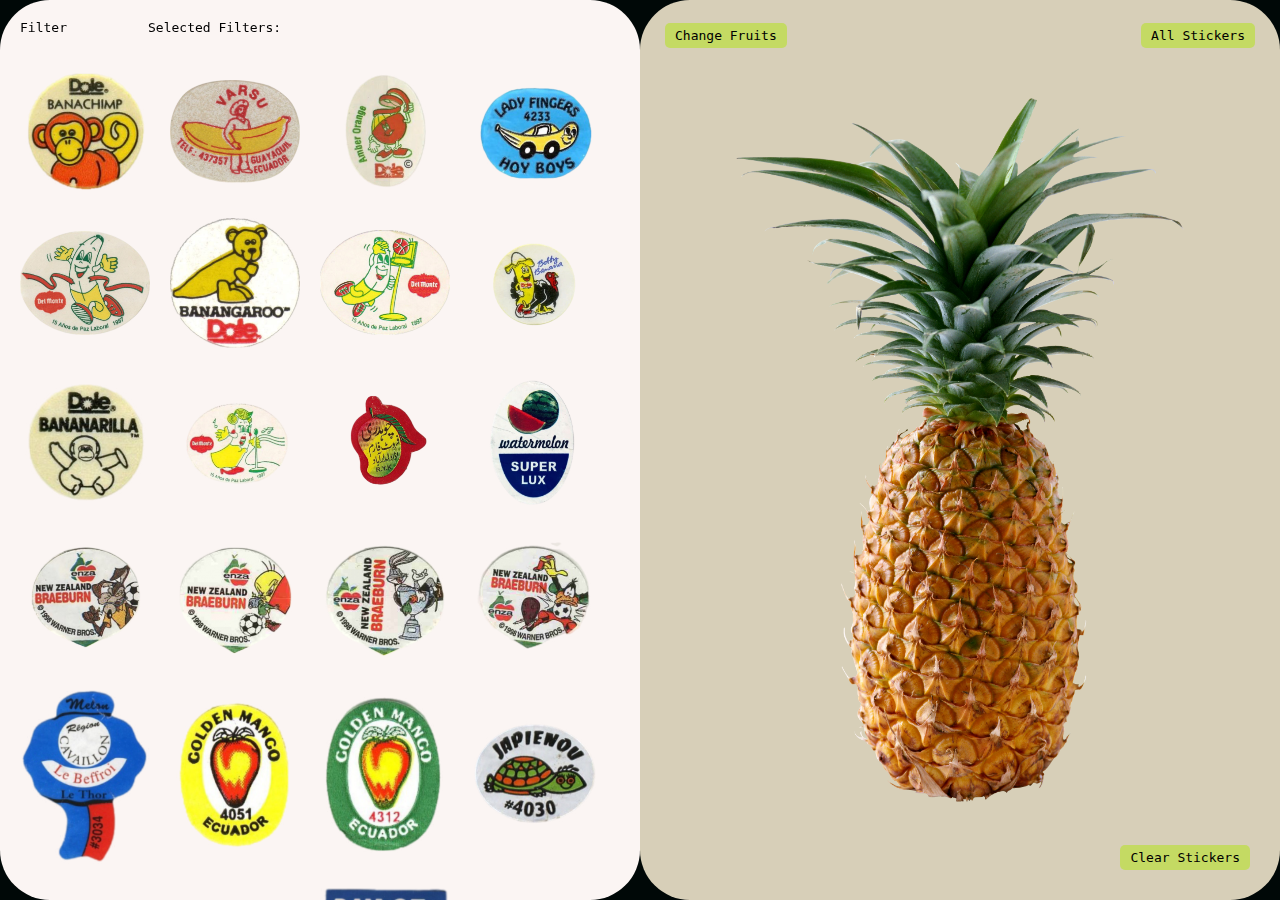
<file: pineapple.html>
<!DOCTYPE html>
<html lang="en">
<head>
    <meta charset="UTF-8">
    <meta name="viewport" content="width=device-width, initial-scale=1.0">
    <title>Pineapple</title>
    <link rel="stylesheet" href="index.css">
    <script defer src="index.js"></script>
    <link rel="preconnect" href="https://fonts.googleapis.com">
    <link rel="preconnect" href="https://fonts.gstatic.com" crossorigin>
    <link href="https://fonts.googleapis.com/css2?family=Space+Grotesk:wght@300..700&family=Ubuntu+Mono:ital,wght@0,400;0,700;1,400;1,700&display=swap" rel="stylesheet">

    <title>Document</title>
</head>
<body>


    <div class="left-top-corner">
        <div class="filter-dropdown">
            <span id="filter-btn">Filter</span>
            <div id="filter-content" class="filter-content">
              
                <div class="filter-item" data-category="color">Color
                    <span class="toggle-sub-filter">+</span>
                    <div class="sub-filter" style="display: none;">
                        <div data-value="Blue">Blue</div>
                        <div data-value="White">White</div>
                        <div data-value="Yellow">Yellow</div>
                        <div data-value="Red">Red</div>
                        <div data-value="Green">Green</div>
                        <div data-value="Black">Black</div>
                    </div>
                </div>
                <!-- Fruit Name -->
                <div class="filter-item" data-category="fruit-name">Fruit Name
                    <span class="toggle-sub-filter">+</span>
                    <div class="sub-filter" style="display: none;">
                        <div data-value="Banana">Banana</div>
                        <div data-value="Apple">Apple</div>
                        <div data-value="Mango">Mango</div>
                        <div data-value="Watermelon">Watermelon</div>
                        <div data-value="Orange">Orange</div>
                        <div data-value="Kiwi">Kiwi</div>
                        <div data-value="Pineapple">Pineapple</div>
                        <div data-value="Blueberry">Blueberry</div>
                    </div>
                </div>
                <!-- Botanical Classification -->
                <div class="filter-item" data-category="botanical">Botanical Classification
                    <span class="toggle-sub-filter">+</span>
                    <div class="sub-filter" style="display: none;">
                        <div data-value="Berries">Berries</div>
                        <div data-value="Pomes">Pomes</div>
                        <div data-value="Stone Fruits">Stone Fruits</div>
                        <div data-value="Melons">Melons</div>
                        <div data-value="Citrus Fruits">Citrus Fruits</div>
                    </div>
                </div>
            
                <!-- Shape -->
                <div class="filter-item" data-category="shape">Shape
                    <span class="toggle-sub-filter">+</span>
                    <div class="sub-filter" style="display: none;">
                        <div data-value="Oval">Oval</div>
                        <div data-value="Circle">Circle</div>
                        <div data-value="Square">Square</div>
                        <div data-value="Irregular">Irregular</div>
                    </div>
                </div>
                <!-- Country -->
                <div class="filter-item" data-category="country">Country
                    <span class="toggle-sub-filter">+</span>
                    <div class="sub-filter" style="display: none;">
                        <div data-value="Ecuador">Ecuador</div>
                        <div data-value="Australia">Australia</div>
                        <div data-value="Costa Rica">Costa Rica</div>
                        <div data-value="China">China</div>
                        <div data-value="USA">USA</div>
                        <div data-value="Pakistan">Pakistan</div>
                        <div data-value="New Zealand">New Zealand</div>
                        <div data-value="France">France</div>
                        <div data-value="Turkey">Turkey</div>
                        <div data-value="Germany">Germany</div>
                        <div data-value="Panama">Panama</div>
                        <div data-value="Spain">Spain</div>
                        <div data-value="Chile">Chile</div>
                    </div>
                </div>
            </div>
        </div>
    </div>


  <div class="selected-filters">
    <p>Selected Filters:</p>
    <ul id="selected-filters-list">
       
    </ul>
</div>

    <div class="container">
        <div class="left-side">
            <div class="sticker-grid">

                <img src="pic/1.PNG" alt="Sticker 1" 
                data-color="White" 
                data-fruit-name="Banana" 
                data-botanical-classification="Berries" 
                data-shape="Oval" 
                data-company="Dole"
                data-country="Ecuador" id="sticker1" draggable="true">

        <img src="pic/2.PNG" alt="Sticker 2" id="sticker2" 
                data-color="White" 
                data-fruit-name="Banana" 
                data-botanical-classification="Berries" 
                data-shape="Oval" 
                data-company="VARSU"
                data-country="Ecuador"
                draggable="true">

                
        <img src="pic/3.PNG" alt="Sticker 3" id="sticker3" 
        data-color="White" 
        data-fruit-name="Apple" 
        data-botanical-classification="Pomes" 
        data-shape="Oval" 
        data-company="Dole"
        data-country="Germany"
        draggable="true">

        <img src="pic/4.PNG" alt="Sticker 4" 
        data-color="Blue" 
        data-fruit-name="Banana" 
        data-botanical-classification="Berries" 
        data-shape="Oval" 
        data-company="LadyFingers"
        data-country="Australia"
        id="sticker4" draggable="true">


        <img src="pic/5.PNG" alt="Sticker 5" 
        data-color="White" 
        data-fruit-name="Banana" 
        data-botanical-classification="Berries" 
        data-shape="Oval" 
        data-company="DelMonte"
        data-country="Costa Rica"
        id="sticker5" draggable="true">

        <img src="pic/6.PNG" alt="Sticker 6" 
        data-color="White" 
        data-fruit-name="Banana" 
        data-botanical-classification="Berries" 
        data-shape="Oval" 
        data-company="Dole"
        data-country="Ecuador"
        id="sticker6" draggable="true">


        <img src="pic/7.PNG" alt="Sticker 7" 
        data-color="White" 
        data-fruit-name="Banana" 
        data-botanical-classification="Berries" 
        data-shape="Oval" 
        data-company="Dole"
        data-country="Ecuador"
        id="sticker7" draggable="true">
        
        <img src="pic/8.PNG" alt="Sticker 8" 
        data-color="White" 
        data-fruit-name="Banana" 
        data-botanical-classification="Berries" 
        data-shape="Oval" 
        data-company="Dole"
        data-country="Circle"
        id="sticker8" draggable="true">


        <img src="pic/9.PNG" alt="Sticker 9"
        data-color="Yellow" 
        data-fruit-name="Banana" 
        data-botanical-classification="Berries" 
        data-shape="Oval" 
        data-company="Dole"
        data-country="Ecuador"
        id="sticker9" draggable="true">
        
        <img src="pic/10.PNG" alt="Sticker 10" 
        data-color="White" 
        data-fruit-name="Banana" 
        data-botanical-classification="Berries" 
        data-shape="Oval" 
        data-company="Dole"
        data-country="Ecuador"
        id="sticker10" draggable="true">

        <img src="pic/11.PNG" alt="Sticker 11" 
        data-color="Red" 
        data-fruit-name="Mango" 
        data-botanical-classification="Stone Fruits" 
        data-shape="Irregular" 
        data-company="RYKMangoes"
        data-country="Pakistan"
        id="sticker11" draggable="true">

        <img src="pic/12.PNG" alt="Sticker 12" 
        data-color="Blue" 
        data-fruit-name="Watermelon" 
        data-botanical-classification="Melons" 
        data-shape="Oval" 
        data-company="SuperLux"
        data-country="Iran"
        id="sticker12" draggable="true">


        <img src="pic/13.PNG" alt="Sticker 13" 
        data-color="White" 
        data-fruit-name="Apple" 
        data-botanical-classification="Pomes" 
        data-shape="Circle" 
        data-company="Enza"
        data-country="New Zealand"
        id="sticker13" draggable="true">


        <img src="pic/14.PNG" alt="Sticker 14" 
        data-color="White" 
        data-fruit-name="Apple" 
        data-botanical-classification="Pomes" 
        data-shape="Circle" 
        data-company="Enza"
        data-country="New Zealand"
        id="sticker14" draggable="true">

        <img src="pic/15.PNG" alt="Sticker 15" 
        data-color="White" 
        data-fruit-name="Apple" 
        data-botanical-classification="Pomes" 
        data-shape="Circle" 
        data-company="Enza"
        data-country="New Zealand"
        id="sticker15" draggable="true">

        <img src="pic/16.PNG" alt="Sticker 16" 
        data-color="White" 
        data-fruit-name="Apple" 
        data-botanical-classification="Pomes" 
        data-shape="Circle" 
        data-company="Enza"
        data-country="New Zealand"
        id="sticker16" draggable="true">

        <img src="pic/17.PNG" alt="Sticker 19" 
        data-color="Blue" 
        data-fruit-name="Melon" 
        data-botanical-classification="Melons" 
        data-shape="Irregular" 
        data-company="Le Beffroi        "
        data-country="France"
        id="sticker17" draggable="true">

        <img src="pic/18.PNG" alt="Sticker 17"
        data-color="Yellow" 
        data-fruit-name="Mango" 
        data-botanical-classification="Stone Fruits" 
        data-shape="Oval" 
        data-company="GOLDEN MANGO        "
        data-country="Ecuador"
        id="sticker18" draggable="true">

        <img src="pic/19.PNG" alt="Sticker 18" 
        data-color="Green" 
        data-fruit-name="Mango" 
        data-botanical-classification="Stone Fruits" 
        data-shape="Oval" 
        data-company="GOLDEN MANGO        "
        data-country="Ecuador"
        id="sticker19" draggable="true">


        <img src="pic/20.PNG" alt="Sticker 20" 
        data-color="White" 
        data-fruit-name="Kiwi" 
        data-botanical-classification="Berries" 
        data-shape="Oval" 
        data-company="JAPIENOU"
        data-country="France"
        id="sticker20" draggable="true">

        <img src="pic/21.PNG" alt="Sticker 21" 
        data-color="Blue" 
        data-fruit-name="Apple" 
        data-botanical-classification="Pomes" 
        data-shape="Oval" 
        data-company="五星牌"
        data-country="China"
        id="sticker21" draggable="true">


        <img src="pic/22.PNG" alt="Sticker 22"
        data-color="White" 
        data-fruit-name="Apple" 
        data-botanical-classification="Pomes" 
        data-shape="Oval" 
        data-company="五星牌"
        data-country="China"
        id="sticker22" draggable="true">

        <img src="pic/23.PNG" alt="Sticker 23" 
        data-color="Yellow" 
        data-fruit-name="Pineapple" 
        data-botanical-classification="Berries" 
        data-shape="Square" 
        data-company="DULCE 1 (One)"
        data-country="Costa Rica"
        id="sticker23" draggable="true">


        <img src="pic/24.PNG" alt="Sticker 24" 
        data-color="Blue" 
        data-fruit-name="Pineapple" 
        data-botanical-classification="Berries" 
        data-shape="Square" 
        data-company="Tropical Sweet"
        data-country="Costa Rica"
        id="sticker24" draggable="true">


        <img src="pic/25.PNG" alt="Sticker 25"
        data-color="Yellow" 
        data-fruit-name="Mango" 
        data-botanical-classification="Stone Fruits" 
        data-shape="Circle" 
        data-company="Dole"
        data-country="USA"
        id="sticker25" draggable="true">


        <img src="pic/26.PNG" alt="Sticker 26"
        data-color="Yellow" 
        data-fruit-name="Pineapple" 
        data-botanical-classification="Berries" 
        data-shape="Circle" 
        data-company="Dole"
        data-country="USA"
        id="sticker26" draggable="true">


        <img src="pic/27.PNG" alt="Sticker 27" 
        data-color="Yellow" 
        data-fruit-name="Orange" 
        data-botanical-classification="Citrus Fruits" 
        data-shape="Circle" 
        data-company="Dole"
        data-country="USA"
        id="sticker27" draggable="true">


        <img src="pic/28.PNG" alt="Sticker 28" 
        data-color="Yellow" 
        data-fruit-name="Pineapple" 
        data-botanical-classification="Berries" 
        data-shape="Circle" 
        data-company="Dole"
        data-country="USA"
        id="sticker28" draggable="true">


        <img src="pic/29.PNG" alt="Sticker 29" 
        data-color="Yellow" 
        data-fruit-name="Pineapple" 
        data-botanical-classification="Berries" 
        data-shape="Circle" 
        data-company="Dole"
        data-country="USA"
        id="sticker29" draggable="true">

        <img src="pic/30.PNG" alt="Sticker 30" 
        data-color="Green" 
        data-fruit-name="Kiwi" 
        data-botanical-classification="Berries" 
        data-shape="Circle" 
        data-company="Dole"
        data-country="USA"
        id="sticker30" draggable="true">

        <img src="pic/31.PNG" alt="Sticker 31"
        data-color="White" 
        data-fruit-name="Pineapple" 
        data-botanical-classification="Berries" 
        data-shape="Oval" 
        data-company="Exotic Fruit Inc."
        data-country="Panama"
        id="sticker31" draggable="true">

        <img src="pic/32.PNG" alt="Sticker 32" 
        data-color="Blue" 
        data-fruit-name="Orange" 
        data-botanical-classification="Citrus Fruits" 
        data-shape="Oval" 
        data-company="SERGIO"
        data-country="Spain"
        id="sticker32" draggable="true">

        <img src="pic/33.PNG" alt="Sticker 33" 
        data-color="Blue" 
        data-fruit-name="Orange" 
        data-botanical-classification="Citrus Fruits" 
        data-shape="Square" 
        data-company="Bru Bru"
        data-country="Spain"
        id="sticker33" draggable="true">


        <img src="pic/34.PNG" alt="Sticker 34" 
        data-color="Yellow" 
        data-fruit-name="Pineapple" 
        data-botanical-classification="Berries" 
        data-shape="Square" 
        data-company="Dole"
        data-country="Ecuador"
        id="sticker34" draggable="true">

        <img src="pic/35.JPG" alt="Sticker 35" 
        data-color="Blue" 
        data-fruit-name="Pineapple" 
        data-botanical-classification="Berries" 
        data-shape="Square" 
        data-company="Tropical Paradise"
        data-country="Costa Rica"
        id="sticker35" draggable="true">

        <img src="pic/36.PNG" alt="Sticker 36" 
        data-color="Yellow" 
        data-fruit-name="Pineapple" 
        data-botanical-classification="Berries" 
        data-shape="Irregular" 
        data-company="Del Monte"
        data-country="USA"
        id="sticker36" draggable="true">

        <img src="pic/37.PNG" alt="Sticker 37" 
        data-color="White" 
        data-fruit-name="Pineapple" 
        data-botanical-classification="Berries" 
        data-shape="Square" 
        data-company="DUSAL"
        data-country="Ecuador"
        id="sticker37" draggable="true">

        <img src="pic/38.PNG" alt="Sticker 38" 
        data-color="Green" 
        data-fruit-name="Kiwi" 
        data-botanical-classification="Berries" 
        data-shape="Square" 
        data-company="Cabana"
        data-country="Chile"
        id="sticker38" draggable="true">

        <img src="pic/39.PNG" alt="Sticker 39" 
        data-color="Blue" 
        data-fruit-name="Pineapple" 
        data-botanical-classification="Berries" 
        data-shape="Oval" 
        data-company="SANTA MARIA"
        data-country="Costa Rica"
        id="sticker39" draggable="true">

        <img src="pic/40.PNG" alt="Sticker 40" 
        data-color="White" 
        data-fruit-name="Banana" 
        data-botanical-classification="Berries" 
        data-shape="Oval" 
        data-company="Linda"
        data-country="Ecuador"
        id="sticker40" draggable="true">

        <img src="pic/41.PNG" alt="Sticker 41" 
        data-color="Green" 
        data-fruit-name="Kiwi" 
        data-botanical-classification="Berries" 
        data-shape="Square" 
        data-company="Zespri"
        data-country="New Zealand"
        id="sticker41" draggable="true">

        <img src="pic/42.PNG" alt="Sticker 42" 
        data-color="White" 
        data-fruit-name="Banana" 
        data-botanical-classification="Berries" 
        data-shape="Oval" 
        data-company="Linda"
        data-country="Ecuador"
        id="sticker42" draggable="true">

        <img src="pic/43.PNG" alt="Sticker 43" 
        data-color="Yellow" 
        data-fruit-name="Watermelon" 
        data-botanical-classification="Melons" 
        data-shape="Oval" 
        data-company="Johnson Brand"
        data-country="USA"
        id="sticker43" draggable="true">

        <img src="pic/44.PNG" alt="Sticker 44" 
        data-color="White" 
        data-fruit-name="Apple" 
        data-botanical-classification="Pomes" 
        data-shape="Oval" 
        data-company="Dole"
        data-country="Germany"
        id="sticker44" draggable="true">

        <img src="pic/45.PNG" alt="Sticker 45" 
        data-color="Yellow" 
        data-fruit-name="Kiwi" 
        data-botanical-classification="Berries" 
        data-shape="Oval" 
        data-company="Zafer"
        data-country="Turkey"
        id="sticker45" draggable="true">

        <img src="pic/46.PNG" alt="Sticker 46" 
        data-color="Black" 
        data-fruit-name="Banana" 
        data-botanical-classification="Berries" 
        data-shape="Oval" 
        data-company="The Family Farm"
        data-country="USA"
        id="sticker46" draggable="true">

        <img src="pic/47.PNG" alt="Sticker 47" 
        data-color="Green" 
        data-fruit-name="BlueBerry" 
        data-botanical-classification="Berries" 
        data-shape="Square" 
        data-company="TOP CROP"
        data-country="USA"
        id="sticker47" draggable="true">
        
        <img src="pic/48.PNG" alt="Sticker 48" 
        data-color="Green" 
        data-fruit-name="Orange" 
        data-botanical-classification="Citrus Fruits" 
        data-shape="Oval" 
        data-company="香妃"
        data-country="China"
        id="sticker48" draggable="true">

        <img src="pic/49.PNG" alt="Sticker 49" 
        data-color="Blue" 
        data-fruit-name="Orange" 
        data-botanical-classification="Citrus Fruits" 
        data-shape="Oval" 
        data-company="Kinnow Mandarin"
        data-country="Pakistan"
        id="sticker49" draggable="true">

        <img src="pic/50.PNG" alt="Sticker 50" 
        data-color="Yellow" 
        data-fruit-name="Kiwi" 
        data-botanical-classification="Berries" 
        data-shape="Irregular" 
        data-company="万人猕"
        data-country="China"
        id="sticker50" draggable="true">

        <img src="pic/51.PNG" alt="Sticker 51" 
        data-color="Red" 
        data-fruit-name="Mango" 
        data-botanical-classification="Stone Fruits" 
        data-shape="Oval" 
        data-company="小崔水仙芒"
        data-country="China"
        id="sticker51" draggable="true">

        <img src="pic/52.PNG" alt="Sticker 52" 
        data-color="Green" 
        data-fruit-name="Orange" 
        data-botanical-classification="Citrus Fruits" 
        data-shape="Irregular" 
        data-company="JX"
        data-country="China"
        id="sticker52" draggable="true">

        <img src="pic/53.PNG" alt="Sticker 53" 
        data-color="White" 
        data-fruit-name="Banana" 
        data-botanical-classification="Berries" 
        data-shape="Irregular" 
        data-company="华伟"
        data-country="China"
        id="sticker53" draggable="true">

        <img src="pic/54.PNG" alt="Sticker 54" 
        data-color="Blue" 
        data-fruit-name="Watermelon" 
        data-botanical-classification="Melons" 
        data-shape="Oval" 
        data-company="星民"
        data-country="China"
        id="sticker54" draggable="true">


    </div>
</div>
    <div class="right-side">
        <button id="all-stickers-btn" onclick="window.location.href='page2.html';">All Stickers</button>
        <button id="all-stickers" onclick="window.location.href='cho.html';">Change Fruits</button>
        <button id="clear-stickers">Clear Stickers</button>
        <img src="1/pineapple.PNG" alt="Apple" class="apple-image">


        <!-- <div class="color-circles">
            <div class="circle" style="background-color: red;" data-img="1/Apple.png"></div>
            <div class="circle" style="background-color: orange;" data-img="1/Banana.png"></div> -->

        </div>
    </div>

</div>
</div>
    

</body>
</html>
</file>
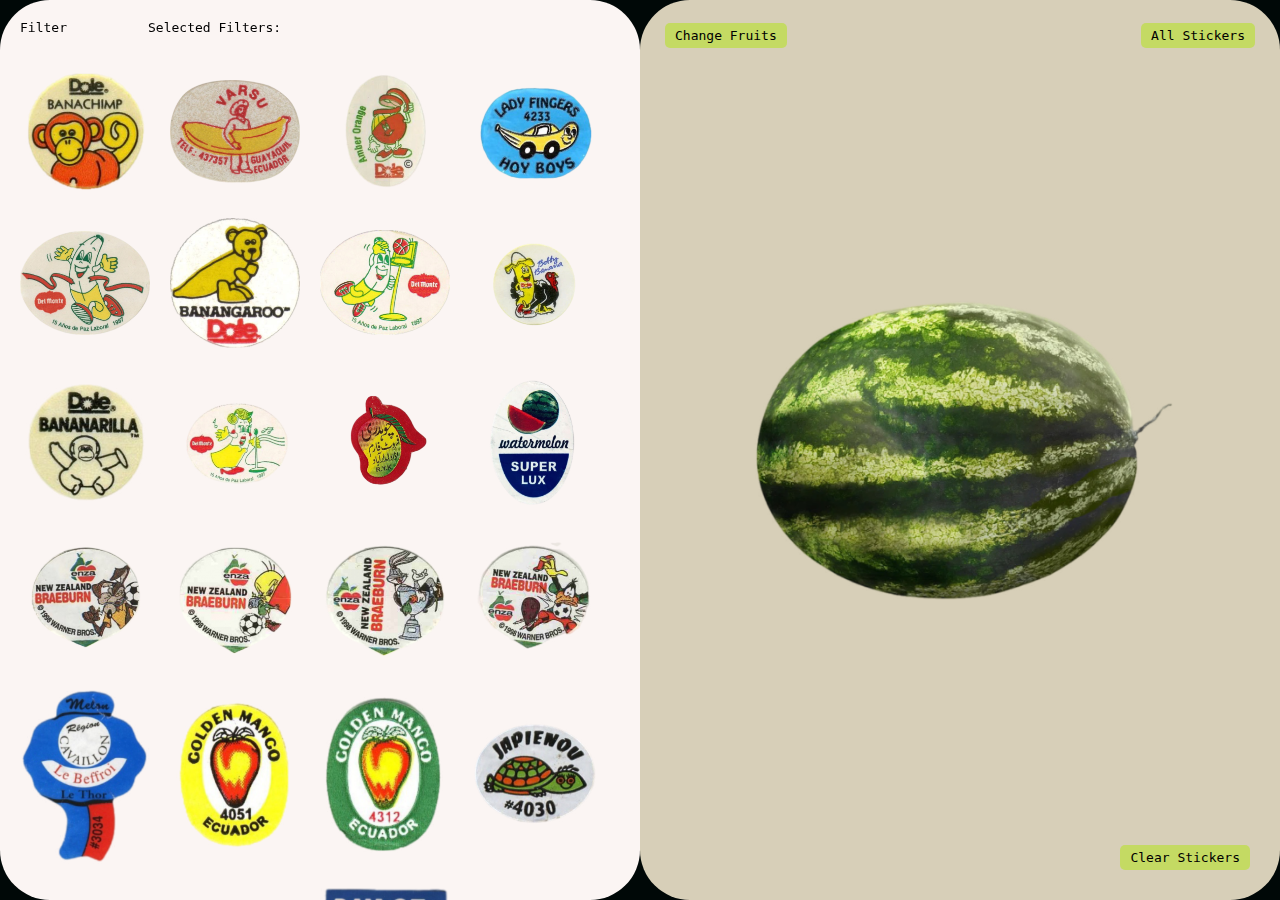
<file: watermelon.html>
<!DOCTYPE html>
<html lang="en">
<head>
    <meta charset="UTF-8">
    <meta name="viewport" content="width=device-width, initial-scale=1.0">
    <title>Watermelon</title>
    <link rel="stylesheet" href="index.css">
    <script defer src="index.js"></script>
    <link rel="preconnect" href="https://fonts.googleapis.com">
    <link rel="preconnect" href="https://fonts.gstatic.com" crossorigin>
    <link href="https://fonts.googleapis.com/css2?family=Space+Grotesk:wght@300..700&family=Ubuntu+Mono:ital,wght@0,400;0,700;1,400;1,700&display=swap" rel="stylesheet">

    <title>Document</title>
</head>
<body>


    <div class="left-top-corner">
        <div class="filter-dropdown">
            <span id="filter-btn">Filter</span>
            <div id="filter-content" class="filter-content">
              
                <div class="filter-item" data-category="color">Color
                    <span class="toggle-sub-filter">+</span>
                    <div class="sub-filter" style="display: none;">
                        <div data-value="Blue">Blue</div>
                        <div data-value="White">White</div>
                        <div data-value="Yellow">Yellow</div>
                        <div data-value="Red">Red</div>
                        <div data-value="Green">Green</div>
                        <div data-value="Black">Black</div>
                    </div>
                </div>
                <!-- Fruit Name -->
                <div class="filter-item" data-category="fruit-name">Fruit Name
                    <span class="toggle-sub-filter">+</span>
                    <div class="sub-filter" style="display: none;">
                        <div data-value="Banana">Banana</div>
                        <div data-value="Apple">Apple</div>
                        <div data-value="Mango">Mango</div>
                        <div data-value="Watermelon">Watermelon</div>
                        <div data-value="Orange">Orange</div>
                        <div data-value="Kiwi">Kiwi</div>
                        <div data-value="Pineapple">Pineapple</div>
                        <div data-value="Blueberry">Blueberry</div>
                    </div>
                </div>
                <!-- Botanical Classification -->
                <div class="filter-item" data-category="botanical">Botanical Classification
                    <span class="toggle-sub-filter">+</span>
                    <div class="sub-filter" style="display: none;">
                        <div data-value="Berries">Berries</div>
                        <div data-value="Pomes">Pomes</div>
                        <div data-value="Stone Fruits">Stone Fruits</div>
                        <div data-value="Melons">Melons</div>
                        <div data-value="Citrus Fruits">Citrus Fruits</div>
                    </div>
                </div>
            
                <!-- Shape -->
                <div class="filter-item" data-category="shape">Shape
                    <span class="toggle-sub-filter">+</span>
                    <div class="sub-filter" style="display: none;">
                        <div data-value="Oval">Oval</div>
                        <div data-value="Circle">Circle</div>
                        <div data-value="Square">Square</div>
                        <div data-value="Irregular">Irregular</div>
                    </div>
                </div>
                <!-- Country -->
                <div class="filter-item" data-category="country">Country
                    <span class="toggle-sub-filter">+</span>
                    <div class="sub-filter" style="display: none;">
                        <div data-value="Ecuador">Ecuador</div>
                        <div data-value="Australia">Australia</div>
                        <div data-value="Costa Rica">Costa Rica</div>
                        <div data-value="China">China</div>
                        <div data-value="USA">USA</div>
                        <div data-value="Pakistan">Pakistan</div>
                        <div data-value="New Zealand">New Zealand</div>
                        <div data-value="France">France</div>
                        <div data-value="Turkey">Turkey</div>
                        <div data-value="Germany">Germany</div>
                        <div data-value="Panama">Panama</div>
                        <div data-value="Spain">Spain</div>
                        <div data-value="Chile">Chile</div>
                    </div>
                </div>
            </div>
        </div>
    </div>


  <div class="selected-filters">
    <p>Selected Filters:</p>
    <ul id="selected-filters-list">
       
    </ul>
</div>

    <div class="container">
        <div class="left-side">
            <div class="sticker-grid">

                <img src="pic/1.PNG" alt="Sticker 1" 
                data-color="White" 
                data-fruit-name="Banana" 
                data-botanical-classification="Berries" 
                data-shape="Oval" 
                data-company="Dole"
                data-country="Ecuador" id="sticker1" draggable="true">

        <img src="pic/2.PNG" alt="Sticker 2" id="sticker2" 
                data-color="White" 
                data-fruit-name="Banana" 
                data-botanical-classification="Berries" 
                data-shape="Oval" 
                data-company="VARSU"
                data-country="Ecuador"
                draggable="true">

                
        <img src="pic/3.PNG" alt="Sticker 3" id="sticker3" 
        data-color="White" 
        data-fruit-name="Apple" 
        data-botanical-classification="Pomes" 
        data-shape="Oval" 
        data-company="Dole"
        data-country="Germany"
        draggable="true">

        <img src="pic/4.PNG" alt="Sticker 4" 
        data-color="Blue" 
        data-fruit-name="Banana" 
        data-botanical-classification="Berries" 
        data-shape="Oval" 
        data-company="LadyFingers"
        data-country="Australia"
        id="sticker4" draggable="true">


        <img src="pic/5.PNG" alt="Sticker 5" 
        data-color="White" 
        data-fruit-name="Banana" 
        data-botanical-classification="Berries" 
        data-shape="Oval" 
        data-company="DelMonte"
        data-country="Costa Rica"
        id="sticker5" draggable="true">

        <img src="pic/6.PNG" alt="Sticker 6" 
        data-color="White" 
        data-fruit-name="Banana" 
        data-botanical-classification="Berries" 
        data-shape="Oval" 
        data-company="Dole"
        data-country="Ecuador"
        id="sticker6" draggable="true">


        <img src="pic/7.PNG" alt="Sticker 7" 
        data-color="White" 
        data-fruit-name="Banana" 
        data-botanical-classification="Berries" 
        data-shape="Oval" 
        data-company="Dole"
        data-country="Ecuador"
        id="sticker7" draggable="true">
        
        <img src="pic/8.PNG" alt="Sticker 8" 
        data-color="White" 
        data-fruit-name="Banana" 
        data-botanical-classification="Berries" 
        data-shape="Oval" 
        data-company="Dole"
        data-country="Circle"
        id="sticker8" draggable="true">


        <img src="pic/9.PNG" alt="Sticker 9"
        data-color="Yellow" 
        data-fruit-name="Banana" 
        data-botanical-classification="Berries" 
        data-shape="Oval" 
        data-company="Dole"
        data-country="Ecuador"
        id="sticker9" draggable="true">
        
        <img src="pic/10.PNG" alt="Sticker 10" 
        data-color="White" 
        data-fruit-name="Banana" 
        data-botanical-classification="Berries" 
        data-shape="Oval" 
        data-company="Dole"
        data-country="Ecuador"
        id="sticker10" draggable="true">

        <img src="pic/11.PNG" alt="Sticker 11" 
        data-color="Red" 
        data-fruit-name="Mango" 
        data-botanical-classification="Stone Fruits" 
        data-shape="Irregular" 
        data-company="RYKMangoes"
        data-country="Pakistan"
        id="sticker11" draggable="true">

        <img src="pic/12.PNG" alt="Sticker 12" 
        data-color="Blue" 
        data-fruit-name="Watermelon" 
        data-botanical-classification="Melons" 
        data-shape="Oval" 
        data-company="SuperLux"
        data-country="Iran"
        id="sticker12" draggable="true">


        <img src="pic/13.PNG" alt="Sticker 13" 
        data-color="White" 
        data-fruit-name="Apple" 
        data-botanical-classification="Pomes" 
        data-shape="Circle" 
        data-company="Enza"
        data-country="New Zealand"
        id="sticker13" draggable="true">


        <img src="pic/14.PNG" alt="Sticker 14" 
        data-color="White" 
        data-fruit-name="Apple" 
        data-botanical-classification="Pomes" 
        data-shape="Circle" 
        data-company="Enza"
        data-country="New Zealand"
        id="sticker14" draggable="true">

        <img src="pic/15.PNG" alt="Sticker 15" 
        data-color="White" 
        data-fruit-name="Apple" 
        data-botanical-classification="Pomes" 
        data-shape="Circle" 
        data-company="Enza"
        data-country="New Zealand"
        id="sticker15" draggable="true">

        <img src="pic/16.PNG" alt="Sticker 16" 
        data-color="White" 
        data-fruit-name="Apple" 
        data-botanical-classification="Pomes" 
        data-shape="Circle" 
        data-company="Enza"
        data-country="New Zealand"
        id="sticker16" draggable="true">

        <img src="pic/17.PNG" alt="Sticker 19" 
        data-color="Blue" 
        data-fruit-name="Melon" 
        data-botanical-classification="Melons" 
        data-shape="Irregular" 
        data-company="Le Beffroi        "
        data-country="France"
        id="sticker17" draggable="true">

        <img src="pic/18.PNG" alt="Sticker 17"
        data-color="Yellow" 
        data-fruit-name="Mango" 
        data-botanical-classification="Stone Fruits" 
        data-shape="Oval" 
        data-company="GOLDEN MANGO        "
        data-country="Ecuador"
        id="sticker18" draggable="true">

        <img src="pic/19.PNG" alt="Sticker 18" 
        data-color="Green" 
        data-fruit-name="Mango" 
        data-botanical-classification="Stone Fruits" 
        data-shape="Oval" 
        data-company="GOLDEN MANGO        "
        data-country="Ecuador"
        id="sticker19" draggable="true">


        <img src="pic/20.PNG" alt="Sticker 20" 
        data-color="White" 
        data-fruit-name="Kiwi" 
        data-botanical-classification="Berries" 
        data-shape="Oval" 
        data-company="JAPIENOU"
        data-country="France"
        id="sticker20" draggable="true">

        <img src="pic/21.PNG" alt="Sticker 21" 
        data-color="Blue" 
        data-fruit-name="Apple" 
        data-botanical-classification="Pomes" 
        data-shape="Oval" 
        data-company="五星牌"
        data-country="China"
        id="sticker21" draggable="true">


        <img src="pic/22.PNG" alt="Sticker 22"
        data-color="White" 
        data-fruit-name="Apple" 
        data-botanical-classification="Pomes" 
        data-shape="Oval" 
        data-company="五星牌"
        data-country="China"
        id="sticker22" draggable="true">

        <img src="pic/23.PNG" alt="Sticker 23" 
        data-color="Yellow" 
        data-fruit-name="Pineapple" 
        data-botanical-classification="Berries" 
        data-shape="Square" 
        data-company="DULCE 1 (One)"
        data-country="Costa Rica"
        id="sticker23" draggable="true">


        <img src="pic/24.PNG" alt="Sticker 24" 
        data-color="Blue" 
        data-fruit-name="Pineapple" 
        data-botanical-classification="Berries" 
        data-shape="Square" 
        data-company="Tropical Sweet"
        data-country="Costa Rica"
        id="sticker24" draggable="true">


        <img src="pic/25.PNG" alt="Sticker 25"
        data-color="Yellow" 
        data-fruit-name="Mango" 
        data-botanical-classification="Stone Fruits" 
        data-shape="Circle" 
        data-company="Dole"
        data-country="USA"
        id="sticker25" draggable="true">


        <img src="pic/26.PNG" alt="Sticker 26"
        data-color="Yellow" 
        data-fruit-name="Pineapple" 
        data-botanical-classification="Berries" 
        data-shape="Circle" 
        data-company="Dole"
        data-country="USA"
        id="sticker26" draggable="true">


        <img src="pic/27.PNG" alt="Sticker 27" 
        data-color="Yellow" 
        data-fruit-name="Orange" 
        data-botanical-classification="Citrus Fruits" 
        data-shape="Circle" 
        data-company="Dole"
        data-country="USA"
        id="sticker27" draggable="true">


        <img src="pic/28.PNG" alt="Sticker 28" 
        data-color="Yellow" 
        data-fruit-name="Pineapple" 
        data-botanical-classification="Berries" 
        data-shape="Circle" 
        data-company="Dole"
        data-country="USA"
        id="sticker28" draggable="true">


        <img src="pic/29.PNG" alt="Sticker 29" 
        data-color="Yellow" 
        data-fruit-name="Pineapple" 
        data-botanical-classification="Berries" 
        data-shape="Circle" 
        data-company="Dole"
        data-country="USA"
        id="sticker29" draggable="true">

        <img src="pic/30.PNG" alt="Sticker 30" 
        data-color="Green" 
        data-fruit-name="Kiwi" 
        data-botanical-classification="Berries" 
        data-shape="Circle" 
        data-company="Dole"
        data-country="USA"
        id="sticker30" draggable="true">

        <img src="pic/31.PNG" alt="Sticker 31"
        data-color="White" 
        data-fruit-name="Pineapple" 
        data-botanical-classification="Berries" 
        data-shape="Oval" 
        data-company="Exotic Fruit Inc."
        data-country="Panama"
        id="sticker31" draggable="true">

        <img src="pic/32.PNG" alt="Sticker 32" 
        data-color="Blue" 
        data-fruit-name="Orange" 
        data-botanical-classification="Citrus Fruits" 
        data-shape="Oval" 
        data-company="SERGIO"
        data-country="Spain"
        id="sticker32" draggable="true">

        <img src="pic/33.PNG" alt="Sticker 33" 
        data-color="Blue" 
        data-fruit-name="Orange" 
        data-botanical-classification="Citrus Fruits" 
        data-shape="Square" 
        data-company="Bru Bru"
        data-country="Spain"
        id="sticker33" draggable="true">


        <img src="pic/34.PNG" alt="Sticker 34" 
        data-color="Yellow" 
        data-fruit-name="Pineapple" 
        data-botanical-classification="Berries" 
        data-shape="Square" 
        data-company="Dole"
        data-country="Ecuador"
        id="sticker34" draggable="true">

        <img src="pic/35.JPG" alt="Sticker 35" 
        data-color="Blue" 
        data-fruit-name="Pineapple" 
        data-botanical-classification="Berries" 
        data-shape="Square" 
        data-company="Tropical Paradise"
        data-country="Costa Rica"
        id="sticker35" draggable="true">

        <img src="pic/36.PNG" alt="Sticker 36" 
        data-color="Yellow" 
        data-fruit-name="Pineapple" 
        data-botanical-classification="Berries" 
        data-shape="Irregular" 
        data-company="Del Monte"
        data-country="USA"
        id="sticker36" draggable="true">

        <img src="pic/37.PNG" alt="Sticker 37" 
        data-color="White" 
        data-fruit-name="Pineapple" 
        data-botanical-classification="Berries" 
        data-shape="Square" 
        data-company="DUSAL"
        data-country="Ecuador"
        id="sticker37" draggable="true">

        <img src="pic/38.PNG" alt="Sticker 38" 
        data-color="Green" 
        data-fruit-name="Kiwi" 
        data-botanical-classification="Berries" 
        data-shape="Square" 
        data-company="Cabana"
        data-country="Chile"
        id="sticker38" draggable="true">

        <img src="pic/39.PNG" alt="Sticker 39" 
        data-color="Blue" 
        data-fruit-name="Pineapple" 
        data-botanical-classification="Berries" 
        data-shape="Oval" 
        data-company="SANTA MARIA"
        data-country="Costa Rica"
        id="sticker39" draggable="true">

        <img src="pic/40.PNG" alt="Sticker 40" 
        data-color="White" 
        data-fruit-name="Banana" 
        data-botanical-classification="Berries" 
        data-shape="Oval" 
        data-company="Linda"
        data-country="Ecuador"
        id="sticker40" draggable="true">

        <img src="pic/41.PNG" alt="Sticker 41" 
        data-color="Green" 
        data-fruit-name="Kiwi" 
        data-botanical-classification="Berries" 
        data-shape="Square" 
        data-company="Zespri"
        data-country="New Zealand"
        id="sticker41" draggable="true">

        <img src="pic/42.PNG" alt="Sticker 42" 
        data-color="White" 
        data-fruit-name="Banana" 
        data-botanical-classification="Berries" 
        data-shape="Oval" 
        data-company="Linda"
        data-country="Ecuador"
        id="sticker42" draggable="true">

        <img src="pic/43.PNG" alt="Sticker 43" 
        data-color="Yellow" 
        data-fruit-name="Watermelon" 
        data-botanical-classification="Melons" 
        data-shape="Oval" 
        data-company="Johnson Brand"
        data-country="USA"
        id="sticker43" draggable="true">

        <img src="pic/44.PNG" alt="Sticker 44" 
        data-color="White" 
        data-fruit-name="Apple" 
        data-botanical-classification="Pomes" 
        data-shape="Oval" 
        data-company="Dole"
        data-country="Germany"
        id="sticker44" draggable="true">

        <img src="pic/45.PNG" alt="Sticker 45" 
        data-color="Yellow" 
        data-fruit-name="Kiwi" 
        data-botanical-classification="Berries" 
        data-shape="Oval" 
        data-company="Zafer"
        data-country="Turkey"
        id="sticker45" draggable="true">

        <img src="pic/46.PNG" alt="Sticker 46" 
        data-color="Black" 
        data-fruit-name="Banana" 
        data-botanical-classification="Berries" 
        data-shape="Oval" 
        data-company="The Family Farm"
        data-country="USA"
        id="sticker46" draggable="true">

        <img src="pic/47.PNG" alt="Sticker 47" 
        data-color="Green" 
        data-fruit-name="BlueBerry" 
        data-botanical-classification="Berries" 
        data-shape="Square" 
        data-company="TOP CROP"
        data-country="USA"
        id="sticker47" draggable="true">
        
        <img src="pic/48.PNG" alt="Sticker 48" 
        data-color="Green" 
        data-fruit-name="Orange" 
        data-botanical-classification="Citrus Fruits" 
        data-shape="Oval" 
        data-company="香妃"
        data-country="China"
        id="sticker48" draggable="true">

        <img src="pic/49.PNG" alt="Sticker 49" 
        data-color="Blue" 
        data-fruit-name="Orange" 
        data-botanical-classification="Citrus Fruits" 
        data-shape="Oval" 
        data-company="Kinnow Mandarin"
        data-country="Pakistan"
        id="sticker49" draggable="true">

        <img src="pic/50.PNG" alt="Sticker 50" 
        data-color="Yellow" 
        data-fruit-name="Kiwi" 
        data-botanical-classification="Berries" 
        data-shape="Irregular" 
        data-company="万人猕"
        data-country="China"
        id="sticker50" draggable="true">

        <img src="pic/51.PNG" alt="Sticker 51" 
        data-color="Red" 
        data-fruit-name="Mango" 
        data-botanical-classification="Stone Fruits" 
        data-shape="Oval" 
        data-company="小崔水仙芒"
        data-country="China"
        id="sticker51" draggable="true">

        <img src="pic/52.PNG" alt="Sticker 52" 
        data-color="Green" 
        data-fruit-name="Orange" 
        data-botanical-classification="Citrus Fruits" 
        data-shape="Irregular" 
        data-company="JX"
        data-country="China"
        id="sticker52" draggable="true">

        <img src="pic/53.PNG" alt="Sticker 53" 
        data-color="White" 
        data-fruit-name="Banana" 
        data-botanical-classification="Berries" 
        data-shape="Irregular" 
        data-company="华伟"
        data-country="China"
        id="sticker53" draggable="true">

        <img src="pic/54.PNG" alt="Sticker 54" 
        data-color="Blue" 
        data-fruit-name="Watermelon" 
        data-botanical-classification="Melons" 
        data-shape="Oval" 
        data-company="星民"
        data-country="China"
        id="sticker54" draggable="true">


    </div>
</div>
    <div class="right-side">
        <button id="all-stickers-btn" onclick="window.location.href='page2.html';">All Stickers</button>
        <button id="all-stickers" onclick="window.location.href='cho.html';">Change Fruits</button>
        <button id="clear-stickers">Clear Stickers</button>
        <img src="1/watermelon.PNG" alt="Apple" class="apple-image">


        <!-- <div class="color-circles">
            <div class="circle" style="background-color: red;" data-img="1/Apple.png"></div>
            <div class="circle" style="background-color: orange;" data-img="1/Banana.png"></div> -->

        </div>
    </div>

</div>
</div>
    

</body>
</html>
</file>
<file: index.css>
body, html {
    margin: 0;
    padding: 0;
    width: 100%;
    height: 100%;
    background-color: #000807;
    font-family: "Ubuntu Mono", monospace;
      font-weight: 400;
      font-style: normal;
      font-size: 13px;
    }

  
  .container {
    display: flex;
    width: 100%;
    height: 100%;
    border-radius: 40px;
    overflow: hidden;
  }
  
  .left-side, .right-side {
    width: 50%;
    height: 100%;
    display: flex;
    flex-direction: column;
  }
  
  .left-side {

    display: flex;
    flex-direction: column;
    justify-content: center; 
    align-items: center; 
    width: 50%;
    height: 100vh;
    overflow: hidden; 
    position: relative;
    background-color: #fbf5f3;
    width: 50%;
    overflow-y: auto;
    display: flex;
    flex-direction: column;
    border-radius: 50px; 

    
}

.left-side-inner {
  width: 100%;
  height: 100%;
  overflow-y: auto; 
  padding-top: 10px;
  margin-bottom: 10px; 
}

  .right-side {
    position: relative;
    background-color: #d7cfb8; 
    justify-content: center;
    align-items: center;
    border-radius: 50px;
  }








  .sticker-grid {
    position: absolute; 
    /* top: 20%; */
    display: flex;
    flex-wrap: wrap;
    justify-content: flex-start; 
    align-items: flex-start; 
    gap: 20px;
    left:20px;
    width: 100%; 
    z-index: 2; 
    /* justify-content: center; */
    align-items: center;
    
}

.sticker-grid img {
    width: calc(25% - 30px); 
    height: auto; 
    object-fit: cover;
}




  .filter-dropdown {
    cursor: pointer;
    position: relative;
    display: inline-block;
  }
  
  .filter-content {
    cursor: pointer;
    display: none;
    position: absolute;
    background-color: #c4da63;
    min-width: 160px;
    /* box-shadow: 0px 8px 16px 0px rgba(0,0,0,0.2); */
    z-index: 100;
    border-radius: 15px;
  }
  
  .filter-content .filter-item {
    cursor: pointer;
    color: black;
    padding: 12px 16px;
    text-decoration: none;
    display: block;
  }
  
  .left-top-corner {
    position: absolute;
    top: 0;
    left: 0;
    padding: 20px;
    z-index: 5;
}

.selected-filters {
    position: absolute;
    top: -13px;
    left: 10%; 
    padding: 20px;
    display: flex;
    align-items: center; 
    flex-wrap: wrap; 
    z-index: 10;
}
    
#selected-filters-list {
  display: flex; 
  list-style-type: none;
  padding: 0;
  margin-left: 10px; 
  
}

#selected-filters-list span {
  margin-right: 5px;
}

#selected-filters-list li {
  margin-right: 10px;
}

.filter-content .sub-filter div:hover, .filter-content .sub-filter div.selected {
    background-color: #f0f0f0; 
    color: #000;
}
  
.toggle-sub-filter {
  margin-left: 10px;
  cursor: pointer;
}

.sub-filter div {
  cursor: pointer;
  padding-left: 20px;
}







  .apple-image {
    width: 70%;
    height: auto;
  }





  #clear-stickers {
    position: fixed;
    bottom: 20px;
    right: 20px;
    margin: 10px;
    padding: 5px 10px;
    border: none;
    border-radius: 5px;
    background-color: #c4da63;
    color: black;
    cursor: pointer;
    z-index: 1000; 
    
    font-family:"Ubuntu Mono", monospace;
    font-weight: 400;
    font-style: normal;
    font-size: 13px;
    }


    #all-stickers-btn {
      position: absolute;
      top: 13px; 
      right: 15px; 
      margin: 10px;
      padding: 5px 10px; 
      border: none;
      border-radius: 5px;
      background-color: #c4da63; 
      color: black;
      cursor: pointer;

      font-family:"Ubuntu Mono", monospace;
    font-weight: 400;
    font-style: normal;
    font-size: 13px;
  
  }
  
  #all-stickers-btn:hover {
    background-color: #9cae50;
}

#all-stickers {
  position: absolute; 
  top: 13px;
  left: 15px;
  margin: 10px;
  padding: 5px 10px; 
  border: none;
  border-radius: 5px;
  background-color: #c4da63;
  color: black;
  cursor: pointer;

  font-family:"Ubuntu Mono", monospace;
font-weight: 400;
font-style: normal;
font-size: 13px;

}

#all-stickers:hover {
background-color: #9cae50;
}

  #clear-stickers {
      margin: 10px; 
  }


#clear-stickers:hover {
    background-color: #9cae50;
}



.right-side {
  position: relative; 

}

.color-circles {
  position: absolute; 
  top: 0; 
  right: 0;
  display: flex;
  flex-direction: column; 
  align-items: flex-end; 
  padding: 10px;
}

.circle {
  width: 20px;
  height: 20px;
  border-radius: 50%;
  margin: 5px 0; 
  cursor: pointer;
}



@media (max-width: 750px) {

  .container {
    flex-direction: column;
    display: flex;
    align-items: center;
  }

  .left-side, .right-side {
    width: 100%;
  }

  .left-side {
    order: 2;
  }

  .right-side {
    display: flex;
    flex-direction: column;
    justify-content: center;
    align-items: center;
    position: relative; 
    order: 3;
  }

  .sticker-grid {
    display: flex;
    flex-wrap: wrap;
    justify-content: center;
    gap: 10px; 
    padding-right: 30px; 
    padding-left: 0; 
    box-sizing: border-box;
    
  }

  .sticker-grid img {
    margin: 0px;
    width: calc(20% - 10px); 
    height: auto;
    box-sizing: border-box;
  }
  
  #clear-stickers {
    position: fixed;
    bottom: 20px; 
    left: 75%; 
    margin: 0; 
    width: 120px;
  }

  .filter-and-selected-container {
    display: flex;
    flex-direction: column; 
    align-items: center; 
    width: 100%; 
  }

  .selected-filters {
    order: 1;
    width: 100%; 
    text-align: center;
    margin-bottom: 10px;
    top:-13px;
  }

  .filter-dropdown {
    order: 2;
  }

  .filter-content {
    display: none; 
    position: absolute; 
    top: 100%; 
    left: 50%; 
    transform: translateX(-10%);
    width: 80%;
    max-height: 300px; 
    overflow-y: auto;
  }

}
</file>
<file: page2.css>
html, body {
    font-family: "Ubuntu Mono", monospace;
    font-weight: 400;
    font-style: normal;
    font-size: 13px;
    background-color: black;
    margin: 0;
    padding: 0;
    width: 100%;
    height: 100%;
    
    
}


.container {
    margin:20px;
    display: flex;
    flex-direction: column;
    align-items: center;
    justify-content: flex-start;
    margin: auto;
    height: 100vh; 
    overflow-y: auto;
    border-radius: 40px;
    background-color: #fbf5f3;
    box-sizing: border-box;
    padding-left: 20px; 
    padding-right: 20px; 
}

.inner-container {
    margin: 50px;
    display: flex;
    flex-wrap: wrap;
    gap: 10px;
    justify-content: center;
    width: 100%; 
}


.sticker {
    position: relative;
    align-items: center;
    justify-content: center;
    width: calc((100% / 6) - 12px);
    height: 130px;
    cursor: pointer;
    overflow: hidden;
}

.sticker img {
    width: 100%;
    height: 100%;
    display: block;
    object-fit: contain;
}

#stickerContainer {
    display: flex;
    flex-wrap: wrap;
    gap: 10px;
    justify-content: center;
    padding: 20px;
}


.sticker img {
    width: 100%;
    height: 100%;
    display: block;
    
    transition: opacity 0.5s ease;
}

.sticker .sticker-info {
    position: absolute;
    top: 0;
    left: 0;
    width: 100%;
    height: 100%;
    display: flex;
    flex-direction: column;
    justify-content: center;
    align-items: center;
    background-color: #fbf5f3;
    color: #000;
    opacity: 0; 
    visibility: hidden;
    transition: opacity 0.5s ease, visibility 0s 0.5s; 
}

.sticker.show-info .sticker-info {
    opacity: 1; 
    visibility: visible; 
    transition: opacity 0.5s ease;
}


.sticker.show-info img {
    opacity: 0; 
    visibility: hidden;
    transition: opacity 0.5s ease, visibility 0s 0.5s;
}

.sticker-info {
    color: #27251e;
}

.back-button-container {
    position: absolute;
    top: 13px; 
    left: 10px;
    z-index: 1000; 
}

.back-button {
    display: inline-block;
    padding: 8px 12px;
    left:20px;
    /* background-color: #9cae50;  */
    color: black; 
    text-decoration: none;
    border-radius: 4px; 
    font-size: 13px; 
    font-family: "Ubuntu Mono", monospace; 
}

#back-button-container:hover {
    background-color: #9cae50;
}

@media (max-width: 750px) {
    .sticker {
        width: calc((100% / 4) - 12px); 
        height: 90px; 
    }

    .container,
    .inner-container,
    .sticker .sticker-info {
        font-size: 0.7rem;
    }
}
</file>
